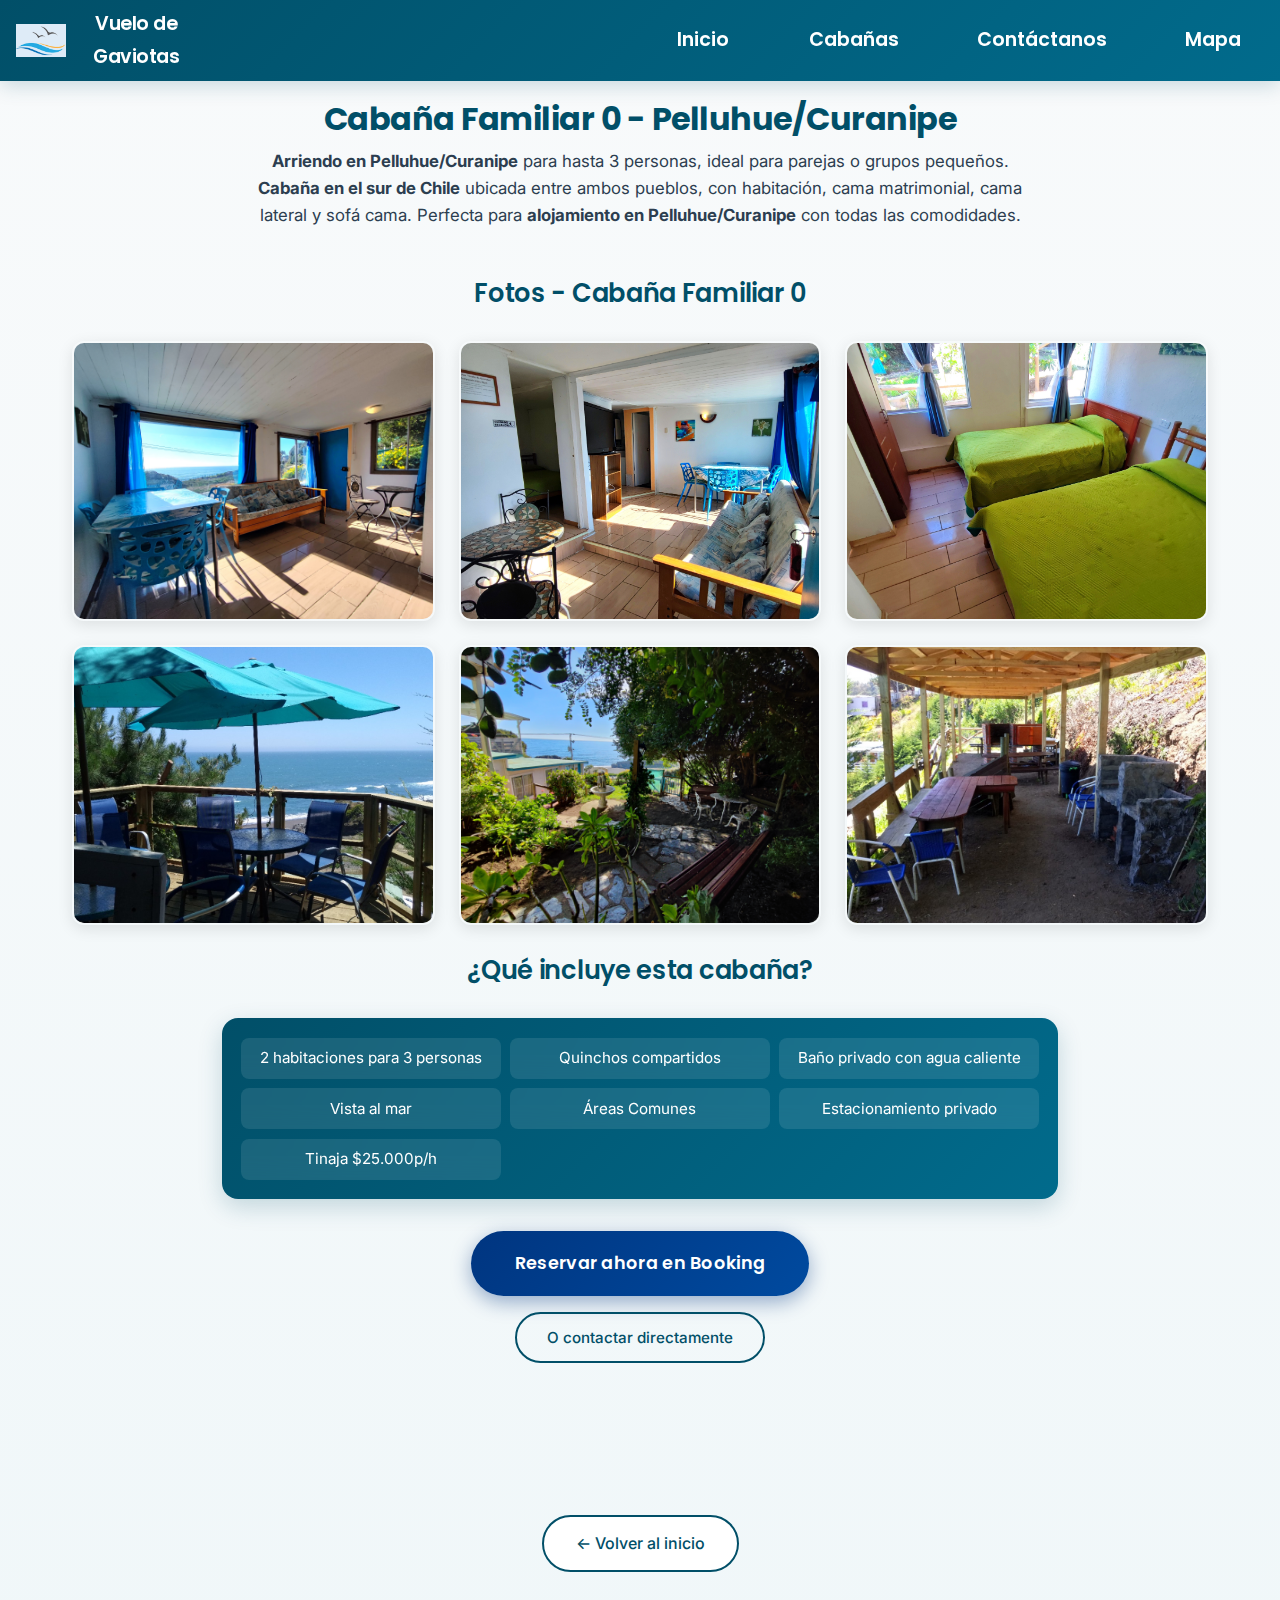
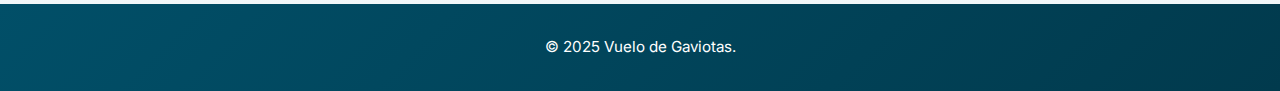
<file: cabin0.html>
<!DOCTYPE html>
<html lang="es">
<head>
  <meta charset="UTF-8" />
  <meta name="viewport" content="width=device-width, initial-scale=1.0" />
  <!-- Meta Description específica para esta cabaña: Incluye capacidad, características y llamada a la acción -->
  <meta name="description" content="Arriendo de Cabaña Familiar 0 en Pelluhue/Curanipe para 3 personas. Vista al mar, quinchos, estacionamiento. Reserva tu cabaña ahora." />
  <!-- Keywords específicos de esta cabaña -->
  <meta name="keywords" content="cabaña arriendo Pelluhue, cabaña para 3 personas Pelluhue, alojamiento familiar Pelluhue, cabañas en el sur de Chile, arriendo Curanipe" />
  <meta name="robots" content="index, follow" />
  <!-- Canonical URL única para esta página (evita duplicados) -->
  <link rel="canonical" href="https://www.vuelodegaviotas.com/cabin0.html" />
  <title>Cabaña Familiar 0 en Arriendo Pelluhue/Curanipe | Para 3 Personas | Vuelo de Gaviotas</title>
  <!-- Google Fonts: Tipografías modernas para mejor diseño -->
  <link rel="preconnect" href="https://fonts.googleapis.com">
  <link rel="preconnect" href="https://fonts.gstatic.com" crossorigin>
  <link href="https://fonts.googleapis.com/css2?family=Inter:wght@300;400;500;600;700&family=Poppins:wght@400;500;600;700;800&display=swap" rel="stylesheet">
  <link rel="stylesheet" href="styles.css" />
  <script src="scripts.js" defer></script>
  
  <!-- Structured Data - Accommodation: Información estructurada sobre esta cabaña específica -->
  <!-- Google usa esto para mostrar información rica en los resultados (capacidad, características, etc.) -->
  <!-- Tipo "Accommodation" = Alojamiento individual (cabaña, habitación, etc.) -->
  <script type="application/ld+json">
  {
    "@context": "https://schema.org",
    "@type": "Accommodation",
    "name": "Cabaña Familiar 0 - Vuelo de Gaviotas",
    "description": "Cabaña en arriendo en Pelluhue/Curanipe para hasta 3 personas. Vista al mar y todas las comodidades.",
    "image": "https://www.vuelodegaviotas.com/images/cabin-0-living-room.jpg",
    "address": {
      "@type": "PostalAddress",
      "addressLocality": "Pelluhue",
      "addressRegion": "Región del Maule",
      "addressCountry": "CL"
    },
    "numberOfRooms": 2,
    "occupancy": {
      "@type": "QuantitativeValue",
      "maxValue": 3  <!-- Capacidad máxima de personas para esta cabaña -->
    },
    "amenityFeature": [
      {
        "@type": "LocationFeatureSpecification",
        "name": "Vista al mar"
      },
      {
        "@type": "LocationFeatureSpecification",
        "name": "Quinchos"
      },
      {
        "@type": "LocationFeatureSpecification",
        "name": "Estacionamiento"
      }
    ],
    "containedInPlace": {
      "@type": "LodgingBusiness",
      "name": "Vuelo de Gaviotas"
    }
  }
  </script>
</head>
<body>
  <header>
    <div class="container">
      <div class="logo">
        <img src="images/logo-vuelodegaviotas2.png" alt="Logo Vuelo de Gaviotas - Cabañas en Pelluhue" width="50" height="33" loading="eager">
        <a href="index.html" aria-label="Ir al inicio">Vuelo de Gaviotas</a>
      </div>
                
      <nav id="nav" role="navigation" aria-label="Navegación principal">
        <ul>
          <li><a href="index.html" aria-label="Ir al inicio">Inicio</a></li>
          <li><a href="index.html#cabins" aria-label="Ver todas las cabañas">Cabañas</a></li>
          <li><a href="index.html#contact" aria-label="Contactar para reservas">Contáctanos</a></li>
          <li><a href="index.html#map" aria-label="Ver ubicación en mapa">Mapa</a></li>
        </ul>
      </nav>
      <button class="menu-toggle" id="menuToggle" aria-label="Abrir menú de navegación" aria-expanded="false">&#9776;</button>
    </div>
  </header>

<!-- Descripción de la cabaña -->
  <section class="description">
    <!-- H1 único por página: Debe incluir palabras clave principales (cabaña, arriendo, Pelluhue) -->
    <h1>Cabaña Familiar 0 - Pelluhue/Curanipe</h1>
    <!-- Descripción rica en palabras clave: Texto que incluye términos de búsqueda de forma natural -->
    <!-- Las palabras en <strong> son énfasis que ayudan a Google a identificar términos importantes -->
    <p><strong>Arriendo en Pelluhue/Curanipe</strong> para hasta 3 personas, ideal para parejas o grupos pequeños. <strong>Cabaña en el sur de Chile</strong> ubicada entre ambos pueblos, con habitación, cama matrimonial, cama lateral y sofá cama. Perfecta para <strong>alojamiento en Pelluhue/Curanipe</strong> con todas las comodidades.</p>
  </section>

<!-- Galería de imágenes -->
  <section class="gallery">
    <h3>Fotos - Cabaña Familiar 0</h3>
    <div class="gallery-container">
      <img src="images/cabin 0 - living room.jpg" alt="Sala de estar Cabaña Familiar 0 Pelluhue" loading="lazy">
      <img src="images/cabin 0 - living room 2.jpg" alt="Sala de estar segunda vista Cabaña 0" loading="lazy">
      <img src="images/cabin 0 - beds.jpg" alt="Dormitorio principal Cabaña Familiar 0 Pelluhue" loading="lazy">
      <img src="images/vista comun.jpg" alt="Vista al mar desde Cabaña Familiar 0" loading="lazy">
      <img src="images/terraza exterior area comun.jpg" alt="Terraza exterior área común cabañas Pelluhue" loading="lazy">
      <img src="images/bbq area.jpg" alt="Área de asado quinchos cabañas Pelluhue" loading="lazy">
    </div>

<!-- Resumen de servicios incluidos -->
  <section class="summary">
    <h3>¿Qué incluye esta cabaña?</h3>
    <div class="services-box">
      <ul class="services-list">
        <li>2 habitaciones para 3 personas</li>
        <li>Quinchos compartidos</li>
        <li>Baño privado con agua caliente</li>
        <li>Vista al mar</li>
        <li>Áreas Comunes</li>
        <li>Estacionamiento privado</li>
        <li>Tinaja $25.000p/h</li>
      </ul>
    </div>
    <!-- Botones CTA de reserva: Opción directa por Booking.com y alternativa por contacto -->
    <!-- Los CTAs mejoran la conversión (más reservas) y Google valora páginas con buena UX -->
    <div style="text-align: center; margin-top: 2em; display: flex; flex-direction: column; gap: 1em; align-items: center;">
      <a href="https://www.booking.com/hotel/cl/cabanas-vuelo-de-gaviotas.es.html?aid=318615&label=New_Spanish_ES_DE_26746264345-_MuaApDePUerFbQvEMzwhwS634117835706%3Apl%3Ata%3Ap1%3Ap2%3Aac%3Aap%3Aneg%3Afi%3Atidsa-64415224945%3Alp9044817%3Ali%3Adec%3Adm%3Aag26746264345%3Acmp394292065&sid=960def13c1b5cc0a16ac59ad03e5d813&dest_id=14615519&dest_type=hotel&dist=0&group_adults=2&group_children=0&hapos=1&hpos=1&no_rooms=1&req_adults=2&req_children=0&room1=A%2CA&sb_price_type=total&sr_order=popularity&srepoch=1763675674&srpvid=d4b29a0b571a0534&type=total&ucfs=1&" target="_blank" rel="noopener noreferrer" class="btn-booking" style="text-decoration: none;">
        Reservar ahora en Booking
      </a>
      <a href="index.html#contact" class="btn-contact" style="text-decoration: none;">
        O contactar directamente
      </a>
    </div>
  </section>

  </section>

  <!-- Botón para volver al inicio - Mejora la navegación y UX -->
  <div class="back-to-home">
    <a href="index.html" class="btn-back-home">
      ← Volver al inicio
    </a>
  </div>

  <footer>
    <p>&copy; 2025 Vuelo de Gaviotas.</p>
  </footer>
</body>
</html>
</file>
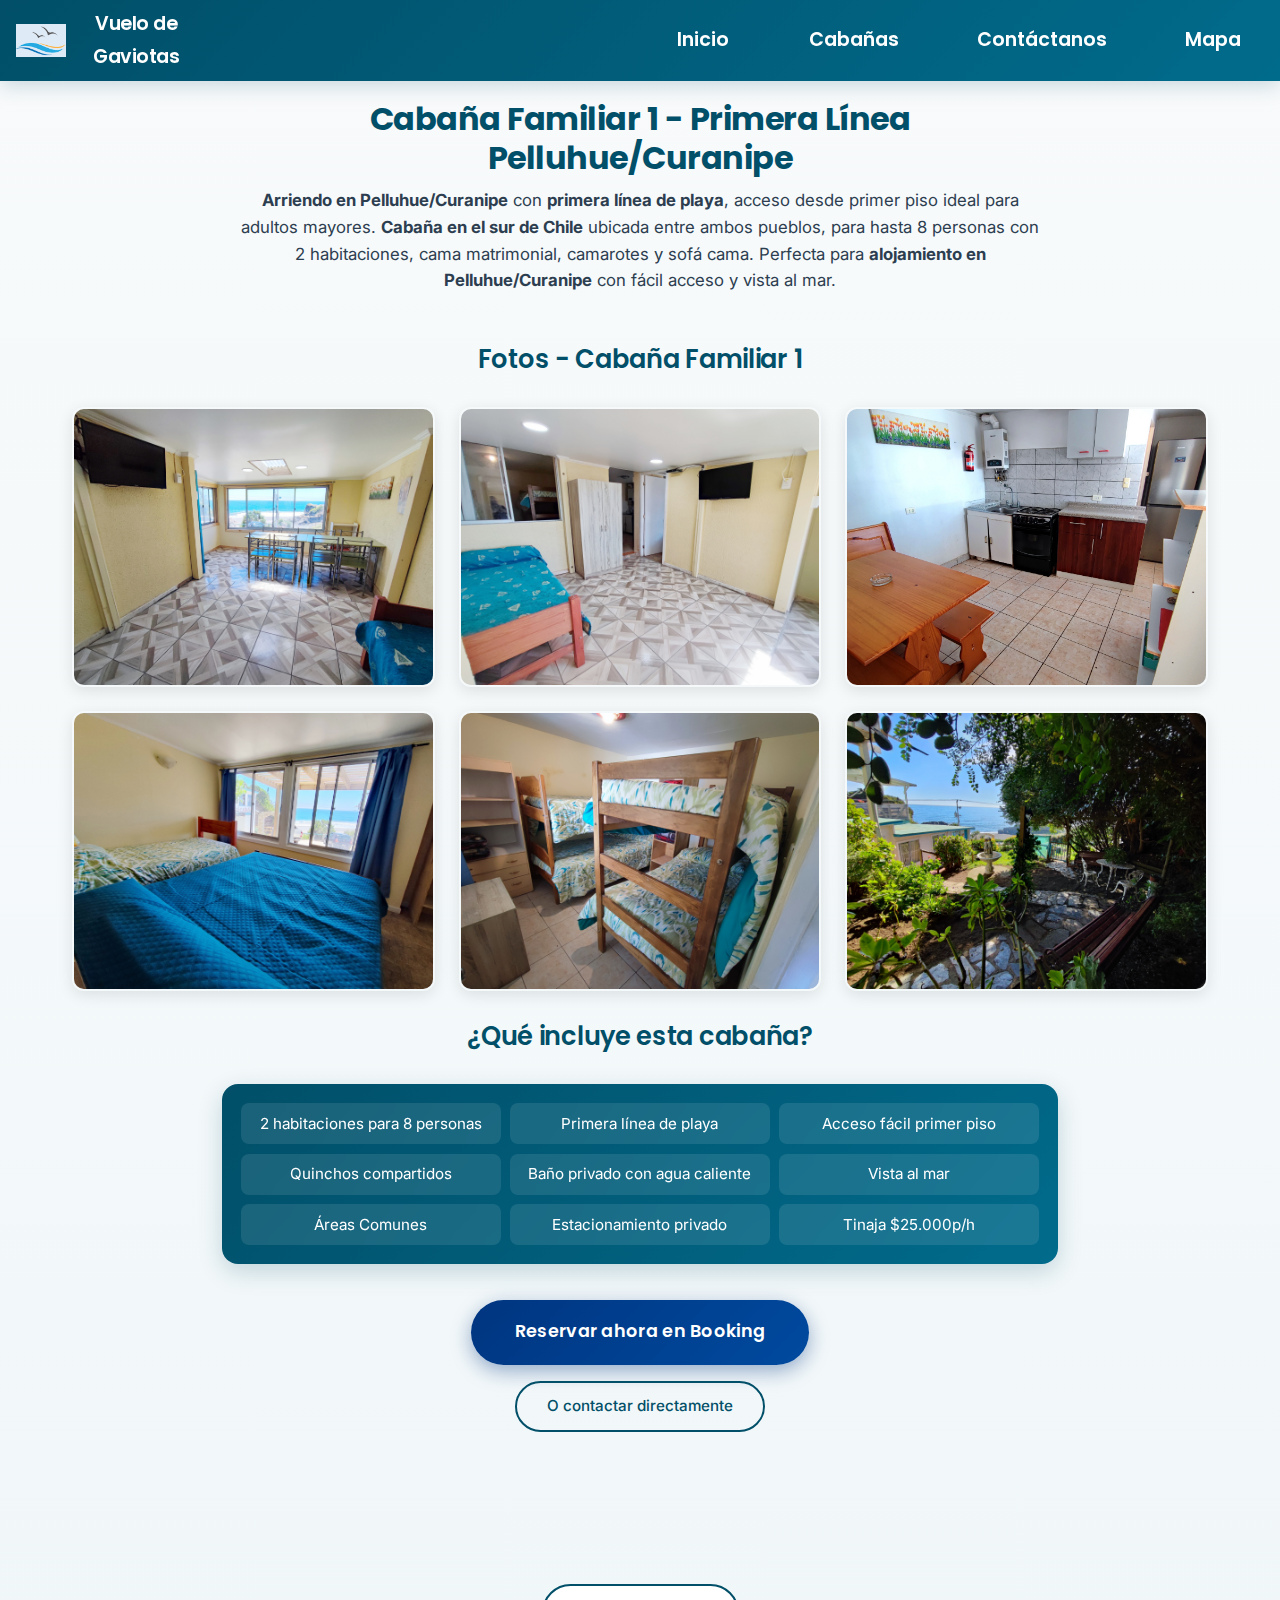
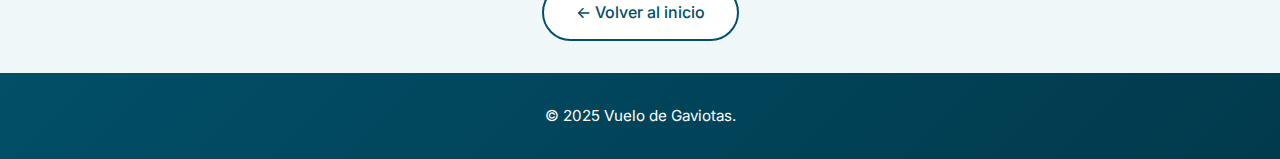
<file: cabin1.html>
<!DOCTYPE html>
<html lang="es">
<head>
  <meta charset="UTF-8" />
  <meta name="viewport" content="width=device-width, initial-scale=1.0" />
  <meta name="description" content="Arriendo de Cabaña Familiar 1 en Pelluhue/Curanipe, primera línea de playa para 8 personas. Ideal para adultos mayores. Acceso fácil, vista al mar. Reserva ahora." />
  <meta name="keywords" content="cabaña primera línea playa Pelluhue, cabaña para 8 personas Pelluhue, alojamiento adultos mayores Pelluhue, arriendo cabañas Pelluhue" />
  <meta name="robots" content="index, follow" />
  <link rel="canonical" href="https://www.vuelodegaviotas.com/cabin1.html" />
  <title>Cabaña Familiar 1 Primera Línea de Playa Pelluhue/Curanipe | Para 8 Personas | Vuelo de Gaviotas</title>
  <!-- Google Fonts: Tipografías modernas para mejor diseño -->
  <link rel="preconnect" href="https://fonts.googleapis.com">
  <link rel="preconnect" href="https://fonts.gstatic.com" crossorigin>
  <link href="https://fonts.googleapis.com/css2?family=Inter:wght@300;400;500;600;700&family=Poppins:wght@400;500;600;700;800&display=swap" rel="stylesheet">
  <link rel="stylesheet" href="styles.css" />
  <script src="scripts.js" defer></script>
  
  <!-- Structured Data - Accommodation: Información estructurada para Google sobre esta cabaña -->
  <!-- Permite que Google muestre rich snippets con capacidad, características, ubicación, etc. -->
  <script type="application/ld+json">
  {
    "@context": "https://schema.org",
    "@type": "Accommodation",
    "name": "Cabaña Familiar 1 - Vuelo de Gaviotas",
    "description": "Cabaña en arriendo en Pelluhue/Curanipe, primera línea de playa para hasta 8 personas. Ideal para adultos mayores.",
    "image": "https://www.vuelodegaviotas.com/images/cabin-1-living-room.jpg",
    "address": {
      "@type": "PostalAddress",
      "addressLocality": "Pelluhue",
      "addressRegion": "Región del Maule",
      "addressCountry": "CL"
    },
    "numberOfRooms": 2,
    "occupancy": {
      "@type": "QuantitativeValue",
      "maxValue": 8
    },
    "amenityFeature": [
      {"@type": "LocationFeatureSpecification", "name": "Primera línea de playa"},
      {"@type": "LocationFeatureSpecification", "name": "Acceso fácil"},
      {"@type": "LocationFeatureSpecification", "name": "Vista al mar"}
    ]
  }
  </script>
</head>
<body>
  <header>
    <div class="container">
      <div class="logo">
        <img src="images/logo-vuelodegaviotas2.png" alt="Logo Vuelo de Gaviotas - Cabañas en Pelluhue" width="50" height="33" loading="eager">
        <a href="index.html" aria-label="Ir al inicio">Vuelo de Gaviotas</a>
      </div>
         
      <nav id="nav" role="navigation" aria-label="Navegación principal">
        <ul>
          <li><a href="index.html" aria-label="Ir al inicio">Inicio</a></li>
          <li><a href="index.html#cabins" aria-label="Ver todas las cabañas">Cabañas</a></li>
          <li><a href="index.html#contact" aria-label="Contactar para reservas">Contáctanos</a></li>
          <li><a href="index.html#map" aria-label="Ver ubicación en mapa">Mapa</a></li>
        </ul>
      </nav>
      <button class="menu-toggle" id="menuToggle" aria-label="Abrir menú de navegación" aria-expanded="false">&#9776;</button>
    </div>
  </header>

<!-- Descripción de la cabaña -->
  <section class="description">
    <h1>Cabaña Familiar 1 - Primera Línea Pelluhue/Curanipe</h1>
    <p><strong>Arriendo en Pelluhue/Curanipe</strong> con <strong>primera línea de playa</strong>, acceso desde primer piso ideal para adultos mayores. <strong>Cabaña en el sur de Chile</strong> ubicada entre ambos pueblos, para hasta 8 personas con 2 habitaciones, cama matrimonial, camarotes y sofá cama. Perfecta para <strong>alojamiento en Pelluhue/Curanipe</strong> con fácil acceso y vista al mar.</p>
  </section>

<!-- Galería de imágenes -->
  <section class="gallery">
    <h3>Fotos - Cabaña Familiar 1</h3>
    <div class="gallery-container">
      <img src="images/cabin 1 - living room.jpg" alt="Sala de estar Cabaña Familiar 1 primera línea Pelluhue" loading="lazy">
      <img src="images/cabin 1 - living room bed.jpg" alt="Sala de estar con sofá cama Cabaña 1" loading="lazy">
      <img src="images/cabin 1 - kitchen.jpg" alt="Cocina Cabaña Familiar 1 Pelluhue" loading="lazy">
      <img src="images/cabin 1 - 2 beds.jpg" alt="Habitación principal Cabaña Familiar 1" loading="lazy">
      <img src="images/cabin 1 - 4 beds.jpg" alt="Habitación con camarotes Cabaña 1 para 8 personas" loading="lazy">
      <img src="images/terraza exterior area comun.jpg" alt="Terraza exterior área común cabañas Pelluhue" loading="lazy">
    </div>

<!-- Resumen de servicios incluidos -->
  <section class="summary">
    <h3>¿Qué incluye esta cabaña?</h3>
    <div class="services-box">
      <ul class="services-list">
        <li>2 habitaciones para 8 personas</li>
        <li>Primera línea de playa</li>
        <li>Acceso fácil primer piso</li>
        <li>Quinchos compartidos</li>
        <li>Baño privado con agua caliente</li>
        <li>Vista al mar</li>
        <li>Áreas Comunes</li>
        <li>Estacionamiento privado</li>
        <li>Tinaja $25.000p/h</li>
      </ul>
    </div>
    <p style="text-align: center; margin-top: 2em; font-size: 1.1em;">
    <div style="text-align: center; margin-top: 2em; display: flex; flex-direction: column; gap: 1em; align-items: center;">
      <a href="https://www.booking.com/hotel/cl/cabanas-vuelo-de-gaviotas.es.html?aid=318615&label=New_Spanish_ES_DE_26746264345-_MuaApDePUerFbQvEMzwhwS634117835706%3Apl%3Ata%3Ap1%3Ap2%3Aac%3Aap%3Aneg%3Afi%3Atidsa-64415224945%3Alp9044817%3Ali%3Adec%3Adm%3Aag26746264345%3Acmp394292065&sid=960def13c1b5cc0a16ac59ad03e5d813&dest_id=14615519&dest_type=hotel&dist=0&group_adults=2&group_children=0&hapos=1&hpos=1&no_rooms=1&req_adults=2&req_children=0&room1=A%2CA&sb_price_type=total&sr_order=popularity&srepoch=1763675674&srpvid=d4b29a0b571a0534&type=total&ucfs=1&" target="_blank" rel="noopener noreferrer" class="btn-booking" style="text-decoration: none;">
        Reservar ahora en Booking
      </a>
      <a href="index.html#contact" class="btn-contact" style="text-decoration: none;">
        O contactar directamente
      </a>
    </div>
    </p>
  </section>

  </section>

  <!-- Botón para volver al inicio - Mejora la navegación y UX -->
  <div class="back-to-home">
    <a href="index.html" class="btn-back-home">
      ← Volver al inicio
    </a>
  </div>

  <footer>
    <p>&copy; 2025 Vuelo de Gaviotas.</p>
  </footer>
</body>
</html>
</file>
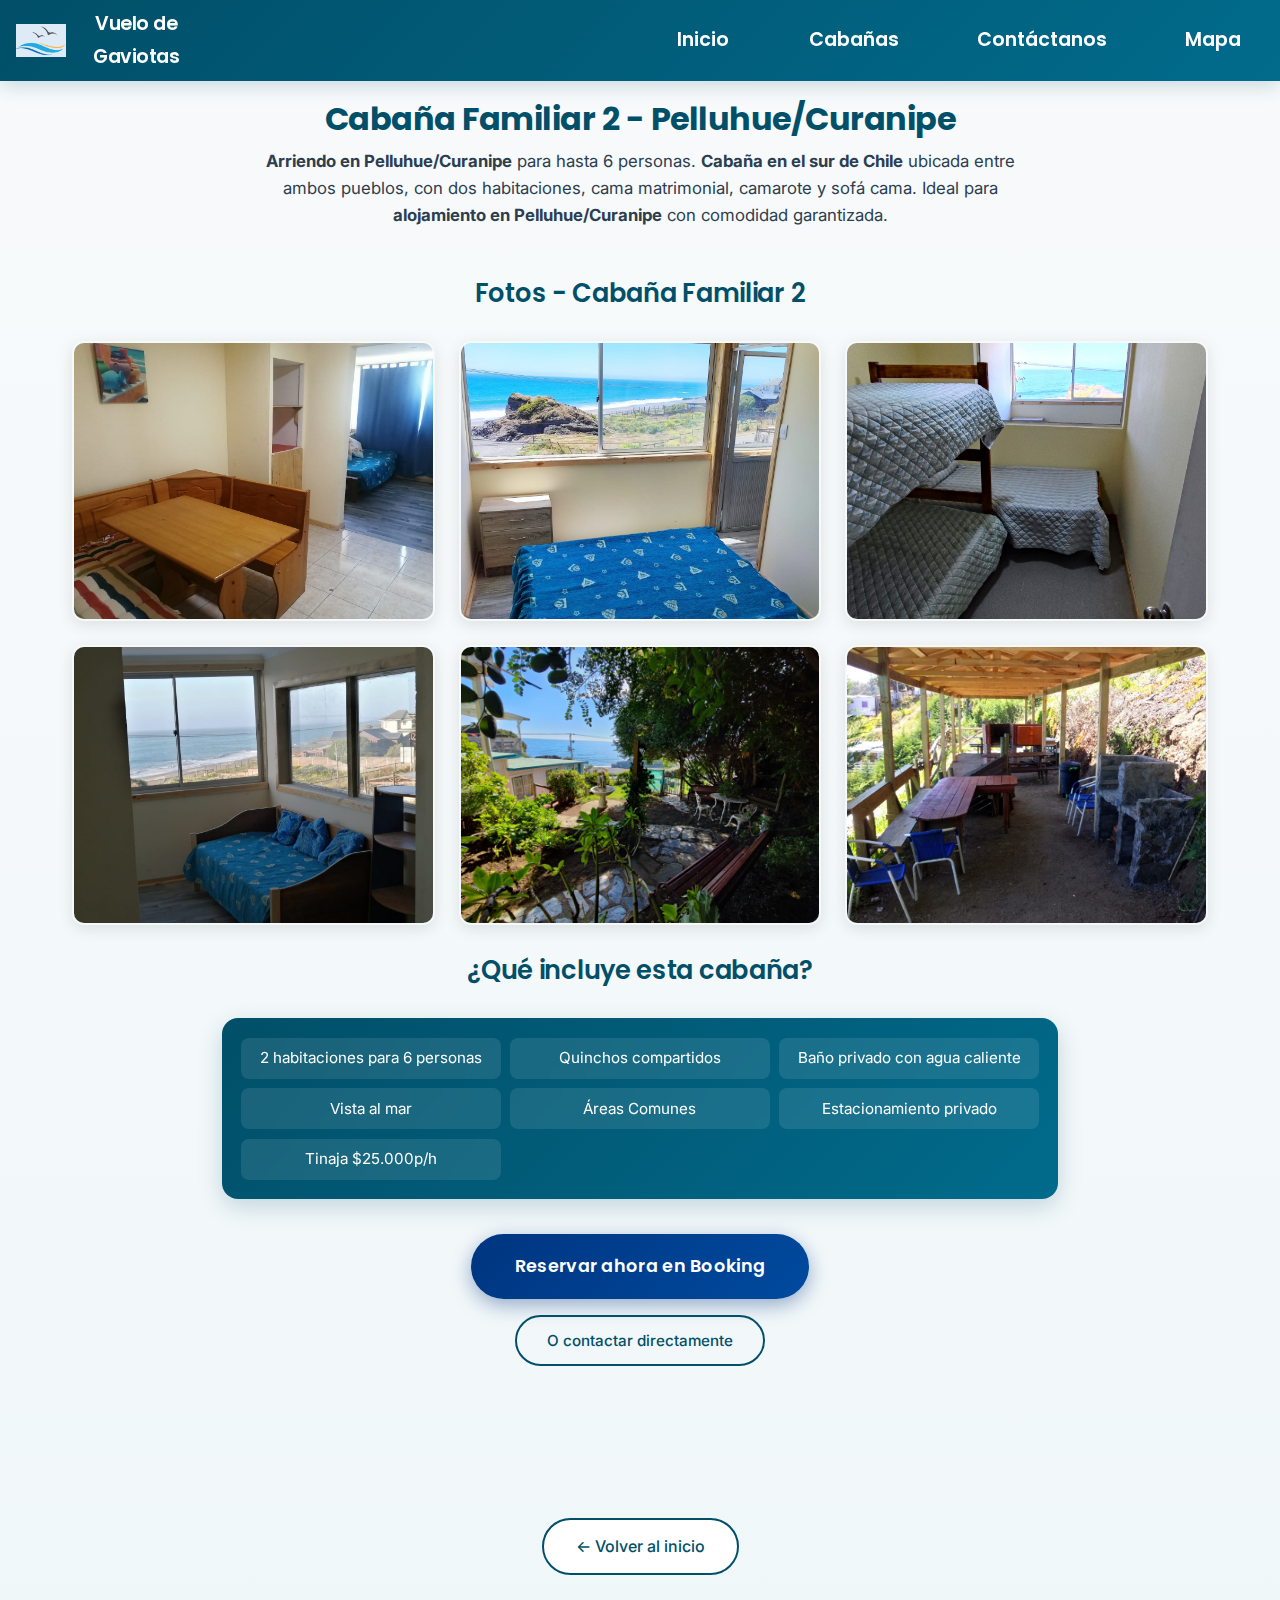
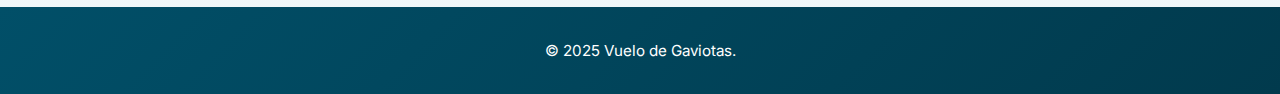
<file: cabin2.html>
<!DOCTYPE html>
<html lang="es">
<head>
  <meta charset="UTF-8" />
  <meta name="viewport" content="width=device-width, initial-scale=1.0" />
  <meta name="description" content="Arriendo de Cabaña Familiar 2 en Pelluhue/Curanipe para 6 personas. Cama matrimonial, camarote, vista al mar. Alojamiento familiar en el sur de Chile." />
  <meta name="keywords" content="cabaña arriendo Pelluhue 6 personas, alojamiento familiar Pelluhue, cabañas en el sur de Chile, arriendo Curanipe" />
  <meta name="robots" content="index, follow" />
  <link rel="canonical" href="https://www.vuelodegaviotas.com/cabin2.html" />
  <title>Cabaña Familiar 2 en Arriendo Pelluhue/Curanipe | Para 6 Personas | Vuelo de Gaviotas</title>
  <!-- Google Fonts: Tipografías modernas para mejor diseño -->
  <link rel="preconnect" href="https://fonts.googleapis.com">
  <link rel="preconnect" href="https://fonts.gstatic.com" crossorigin>
  <link href="https://fonts.googleapis.com/css2?family=Inter:wght@300;400;500;600;700&family=Poppins:wght@400;500;600;700;800&display=swap" rel="stylesheet">
  <link rel="stylesheet" href="styles.css" />
  <script src="scripts.js" defer></script>
  
  <!-- Structured Data - Accommodation: Información estructurada para Google sobre esta cabaña -->
  <!-- Permite que Google muestre rich snippets con capacidad, características, ubicación, etc. -->
  <script type="application/ld+json">
  {
    "@context": "https://schema.org",
    "@type": "Accommodation",
    "name": "Cabaña Familiar 2 - Vuelo de Gaviotas",
    "description": "Cabaña en arriendo en Pelluhue/Curanipe para hasta 6 personas. Cama matrimonial, camarote, vista al mar.",
    "image": "https://www.vuelodegaviotas.com/images/cabin-2-living-room.jpg",
    "address": {
      "@type": "PostalAddress",
      "addressLocality": "Pelluhue",
      "addressRegion": "Región del Maule",
      "addressCountry": "CL"
    },
    "numberOfRooms": 2,
    "occupancy": {
      "@type": "QuantitativeValue",
      "maxValue": 6
    },
    "amenityFeature": [
      {"@type": "LocationFeatureSpecification", "name": "Vista al mar"},
      {"@type": "LocationFeatureSpecification", "name": "Quinchos"},
      {"@type": "LocationFeatureSpecification", "name": "Estacionamiento"}
    ],
    "containedInPlace": {
      "@type": "LodgingBusiness",
      "name": "Vuelo de Gaviotas"
    }
  }
  </script>
</head>
<body>
  <header>
    <div class="container">
      <div class="logo">
        <img src="images/logo-vuelodegaviotas2.png" alt="Logo Vuelo de Gaviotas - Cabañas en Pelluhue" width="50" height="33" loading="eager">
        <a href="index.html" aria-label="Ir al inicio">Vuelo de Gaviotas</a>
      </div>
         
      <nav id="nav" role="navigation" aria-label="Navegación principal">
        <ul>
          <li><a href="index.html" aria-label="Ir al inicio">Inicio</a></li>
          <li><a href="index.html#cabins" aria-label="Ver todas las cabañas">Cabañas</a></li>
          <li><a href="index.html#contact" aria-label="Contactar para reservas">Contáctanos</a></li>
          <li><a href="index.html#map" aria-label="Ver ubicación en mapa">Mapa</a></li>
        </ul>
      </nav>
      <button class="menu-toggle" id="menuToggle" aria-label="Abrir menú de navegación" aria-expanded="false">&#9776;</button>
    </div>
  </header>

<!-- Descripción de la cabaña -->
  <section class="description">
    <h1>Cabaña Familiar 2 - Pelluhue/Curanipe</h1>
    <p><strong>Arriendo en Pelluhue/Curanipe</strong> para hasta 6 personas. <strong>Cabaña en el sur de Chile</strong> ubicada entre ambos pueblos, con dos habitaciones, cama matrimonial, camarote y sofá cama. Ideal para <strong>alojamiento en Pelluhue/Curanipe</strong> con comodidad garantizada.</p>
  </section>

<!-- Galería de imágenes -->
  <section class="gallery">
    <h3>Fotos - Cabaña Familiar 2</h3>
    <div class="gallery-container">
      <img src="images/cabin 2 - living room.jpg" alt="Sala de estar Cabaña Familiar 2 Pelluhue" loading="lazy">
      <img src="images/cabin 2 - 1 bed.jpg" alt="Habitación cama matrimonial Cabaña 2" loading="lazy">
      <img src="images/cabin 2 - 3 beds.jpg" alt="Habitación con camarote Cabaña Familiar 2" loading="lazy">
      <img src="images/cabin 2 - cama lateral.jpg" alt="Cama lateral Cabaña 2 Pelluhue" loading="lazy">
      <img src="images/terraza exterior area comun.jpg" alt="Terraza exterior área común cabañas Pelluhue" loading="lazy">
      <img src="images/bbq area.jpg" alt="Área de asado quinchos cabañas Pelluhue" loading="lazy">
    </div>

<!-- Resumen de servicios incluidos -->
  <section class="summary">
    <h3>¿Qué incluye esta cabaña?</h3>
    <div class="services-box">
      <ul class="services-list">
        <li>2 habitaciones para 6 personas</li>
        <li>Quinchos compartidos</li>
        <li>Baño privado con agua caliente</li>
        <li>Vista al mar</li>
        <li>Áreas Comunes</li>
        <li>Estacionamiento privado</li>
        <li>Tinaja $25.000p/h</li>
      </ul>
    </div>
    <p style="text-align: center; margin-top: 2em; font-size: 1.1em;">
    <div style="text-align: center; margin-top: 2em; display: flex; flex-direction: column; gap: 1em; align-items: center;">
      <a href="https://www.booking.com/hotel/cl/cabanas-vuelo-de-gaviotas.es.html?aid=318615&label=New_Spanish_ES_DE_26746264345-_MuaApDePUerFbQvEMzwhwS634117835706%3Apl%3Ata%3Ap1%3Ap2%3Aac%3Aap%3Aneg%3Afi%3Atidsa-64415224945%3Alp9044817%3Ali%3Adec%3Adm%3Aag26746264345%3Acmp394292065&sid=960def13c1b5cc0a16ac59ad03e5d813&dest_id=14615519&dest_type=hotel&dist=0&group_adults=2&group_children=0&hapos=1&hpos=1&no_rooms=1&req_adults=2&req_children=0&room1=A%2CA&sb_price_type=total&sr_order=popularity&srepoch=1763675674&srpvid=d4b29a0b571a0534&type=total&ucfs=1&" target="_blank" rel="noopener noreferrer" class="btn-booking" style="text-decoration: none;">
        Reservar ahora en Booking
      </a>
      <a href="index.html#contact" class="btn-contact" style="text-decoration: none;">
        O contactar directamente
      </a>
    </div>
    </p>
  </section>

  </section>

  <!-- Botón para volver al inicio - Mejora la navegación y UX -->
  <div class="back-to-home">
    <a href="index.html" class="btn-back-home">
      ← Volver al inicio
    </a>
  </div>

  <footer>
    <p>&copy; 2025 Vuelo de Gaviotas.</p>
  </footer>
</body>
</html>
</file>
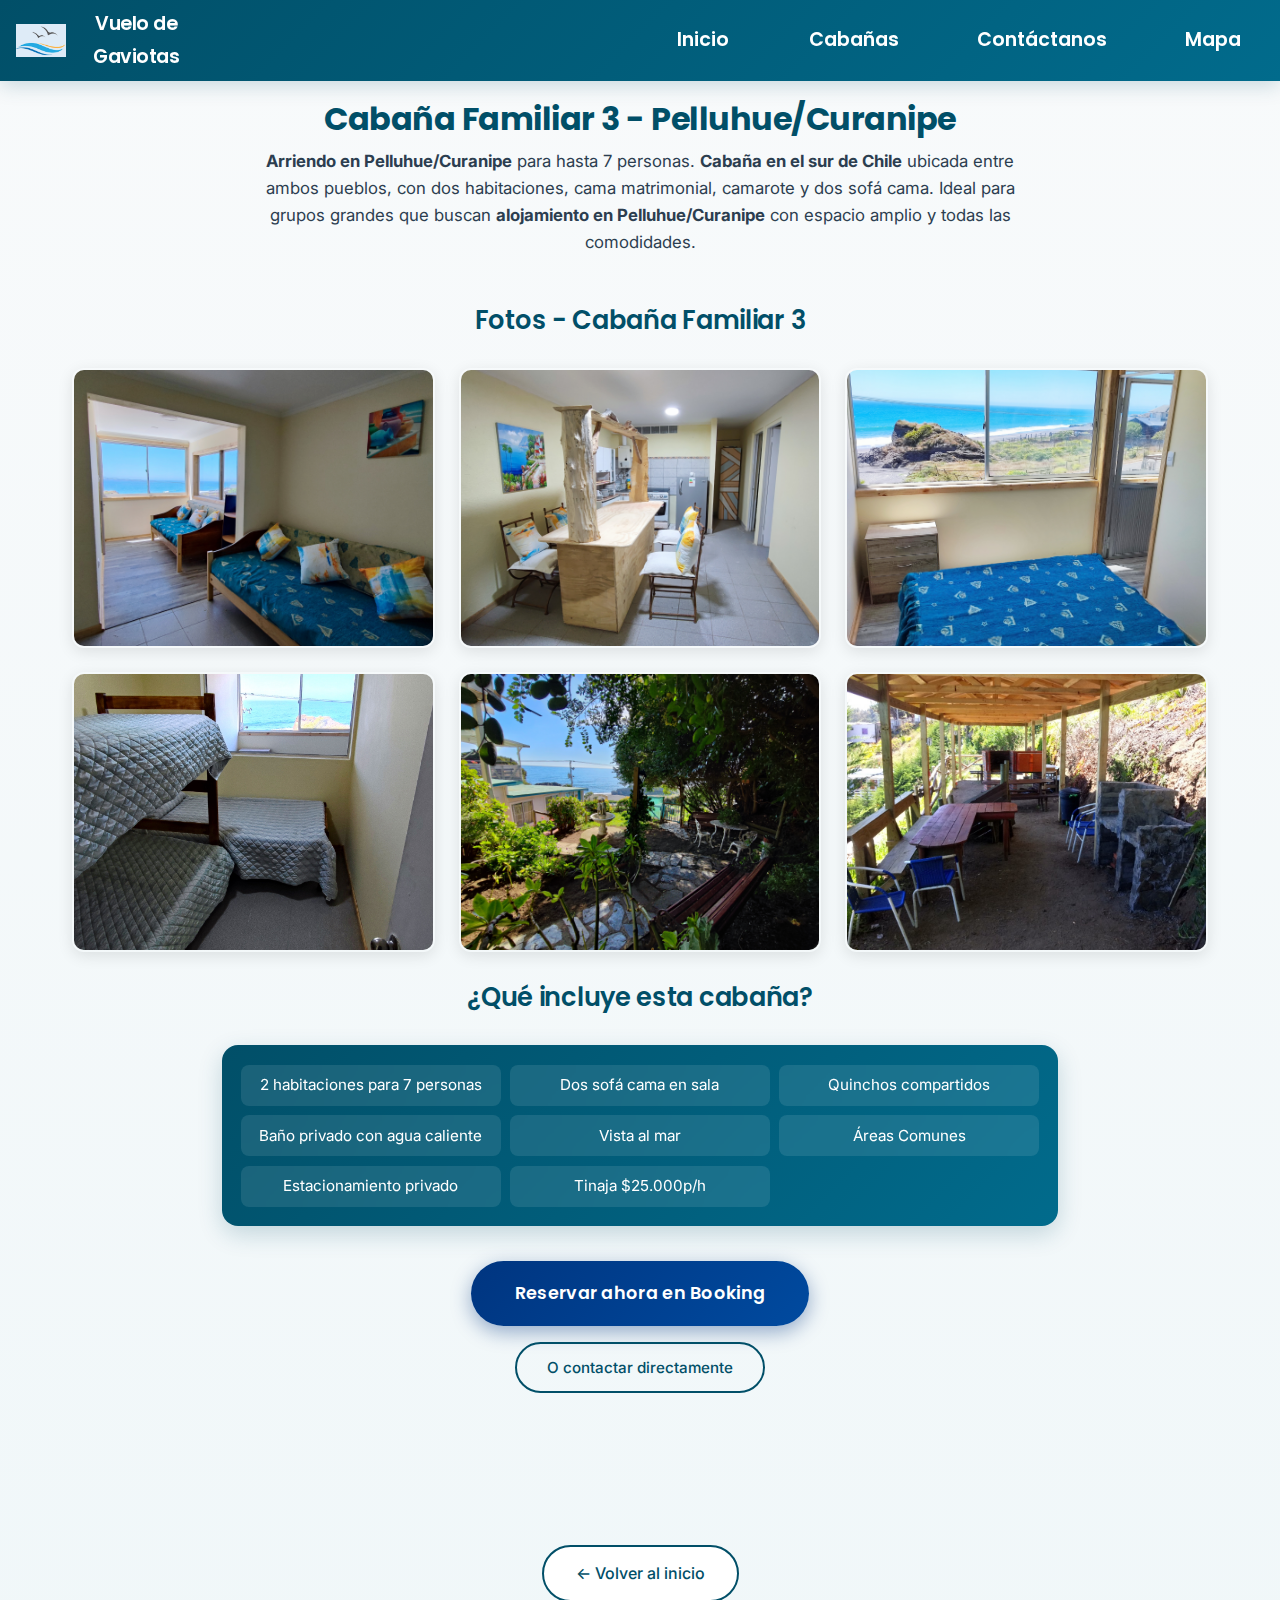
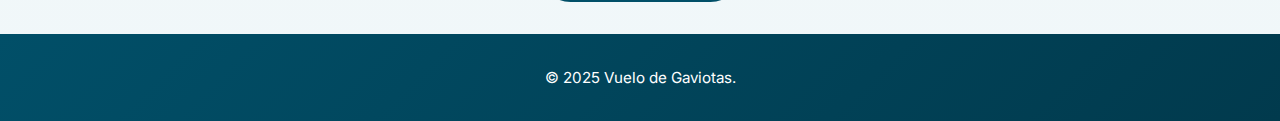
<file: cabin3.html>
<!DOCTYPE html>
<html lang="es">
<head>
  <meta charset="UTF-8" />
  <meta name="viewport" content="width=device-width, initial-scale=1.0" />
  <meta name="description" content="Arriendo de Cabaña Familiar 3 en Pelluhue/Curanipe para 7 personas. Ideal para grupos grandes. Cama matrimonial, camarote, dos sofá cama. Reserva ahora." />
  <meta name="keywords" content="cabaña arriendo Pelluhue 7 personas, cabaña grupos grandes Pelluhue, alojamiento familiar extensa Pelluhue, cabañas en el sur de Chile" />
  <meta name="robots" content="index, follow" />
  <link rel="canonical" href="https://www.vuelodegaviotas.com/cabin3.html" />
  <title>Cabaña Familiar 3 en Arriendo Pelluhue/Curanipe | Para 7 Personas | Vuelo de Gaviotas</title>
  <!-- Google Fonts: Tipografías modernas para mejor diseño -->
  <link rel="preconnect" href="https://fonts.googleapis.com">
  <link rel="preconnect" href="https://fonts.gstatic.com" crossorigin>
  <link href="https://fonts.googleapis.com/css2?family=Inter:wght@300;400;500;600;700&family=Poppins:wght@400;500;600;700;800&display=swap" rel="stylesheet">
  <link rel="stylesheet" href="styles.css" />
  <script src="scripts.js" defer></script>
  
  <!-- Structured Data - Accommodation: Información estructurada para Google sobre esta cabaña -->
  <!-- Permite que Google muestre rich snippets con capacidad, características, ubicación, etc. -->
  <script type="application/ld+json">
  {
    "@context": "https://schema.org",
    "@type": "Accommodation",
    "name": "Cabaña Familiar 3 - Vuelo de Gaviotas",
    "description": "Cabaña en arriendo en Pelluhue/Curanipe para hasta 7 personas. Ideal para grupos grandes o familias extensas.",
    "image": "https://www.vuelodegaviotas.com/images/cabin-3-living-room-kitchen.jpg",
    "address": {
      "@type": "PostalAddress",
      "addressLocality": "Pelluhue",
      "addressRegion": "Región del Maule",
      "addressCountry": "CL"
    },
    "numberOfRooms": 2,
    "occupancy": {
      "@type": "QuantitativeValue",
      "maxValue": 7
    },
    "amenityFeature": [
      {"@type": "LocationFeatureSpecification", "name": "Vista al mar"},
      {"@type": "LocationFeatureSpecification", "name": "Dos sofá cama"},
      {"@type": "LocationFeatureSpecification", "name": "Quinchos"}
    ],
    "containedInPlace": {
      "@type": "LodgingBusiness",
      "name": "Vuelo de Gaviotas"
    }
  }
  </script>
</head>
<body>
  <header>
    <div class="container">
      <div class="logo">
        <img src="images/logo-vuelodegaviotas2.png" alt="Logo Vuelo de Gaviotas - Cabañas en Pelluhue" width="50" height="33" loading="eager">
        <a href="index.html" aria-label="Ir al inicio">Vuelo de Gaviotas</a>
      </div>
         
      <nav id="nav" role="navigation" aria-label="Navegación principal">
        <ul>
          <li><a href="index.html" aria-label="Ir al inicio">Inicio</a></li>
          <li><a href="index.html#cabins" aria-label="Ver todas las cabañas">Cabañas</a></li>
          <li><a href="index.html#contact" aria-label="Contactar para reservas">Contáctanos</a></li>
          <li><a href="index.html#map" aria-label="Ver ubicación en mapa">Mapa</a></li>
        </ul>
      </nav>
      <button class="menu-toggle" id="menuToggle" aria-label="Abrir menú de navegación" aria-expanded="false">&#9776;</button>
    </div>
  </header>

<!-- Descripción de la cabaña -->
  <section class="description">
    <h1>Cabaña Familiar 3 - Pelluhue/Curanipe</h1>
    <p><strong>Arriendo en Pelluhue/Curanipe</strong> para hasta 7 personas. <strong>Cabaña en el sur de Chile</strong> ubicada entre ambos pueblos, con dos habitaciones, cama matrimonial, camarote y dos sofá cama. Ideal para grupos grandes que buscan <strong>alojamiento en Pelluhue/Curanipe</strong> con espacio amplio y todas las comodidades.</p>
  </section>

<!-- Galería de imágenes -->
  <section class="gallery">
    <h3>Fotos - Cabaña Familiar 3</h3>
    <div class="gallery-container">
      <img src="images/cabin 3 - sofas living room.jpg" alt="Sala de estar con sofás cama Cabaña Familiar 3 Pelluhue" loading="lazy">
      <img src="images/cabin 3 - living room kitchen.jpg" alt="Sala de estar y cocina Cabaña 3" loading="lazy">
      <img src="images/cabin 3 - 1 bed.jpg" alt="Habitación cama matrimonial Cabaña Familiar 3" loading="lazy">
      <img src="images/cabin 3 - 3 beds.jpg" alt="Habitación con camarote Cabaña 3 para 7 personas" loading="lazy">
      <img src="images/terraza exterior area comun.jpg" alt="Terraza exterior área común cabañas Pelluhue" loading="lazy">
      <img src="images/bbq area.jpg" alt="Área de asado quinchos cabañas Pelluhue" loading="lazy">
    </div>

<!-- Resumen de servicios incluidos -->
  <section class="summary">
    <h3>¿Qué incluye esta cabaña?</h3>
    <div class="services-box">
      <ul class="services-list">
        <li>2 habitaciones para 7 personas</li>
        <li>Dos sofá cama en sala</li>
        <li>Quinchos compartidos</li>
        <li>Baño privado con agua caliente</li>
        <li>Vista al mar</li>
        <li>Áreas Comunes</li>
        <li>Estacionamiento privado</li>
        <li>Tinaja $25.000p/h</li>
      </ul>
    </div>
    <p style="text-align: center; margin-top: 2em; font-size: 1.1em;">
    <div style="text-align: center; margin-top: 2em; display: flex; flex-direction: column; gap: 1em; align-items: center;">
      <a href="https://www.booking.com/hotel/cl/cabanas-vuelo-de-gaviotas.es.html?aid=318615&label=New_Spanish_ES_DE_26746264345-_MuaApDePUerFbQvEMzwhwS634117835706%3Apl%3Ata%3Ap1%3Ap2%3Aac%3Aap%3Aneg%3Afi%3Atidsa-64415224945%3Alp9044817%3Ali%3Adec%3Adm%3Aag26746264345%3Acmp394292065&sid=960def13c1b5cc0a16ac59ad03e5d813&dest_id=14615519&dest_type=hotel&dist=0&group_adults=2&group_children=0&hapos=1&hpos=1&no_rooms=1&req_adults=2&req_children=0&room1=A%2CA&sb_price_type=total&sr_order=popularity&srepoch=1763675674&srpvid=d4b29a0b571a0534&type=total&ucfs=1&" target="_blank" rel="noopener noreferrer" class="btn-booking" style="text-decoration: none;">
        Reservar ahora en Booking
      </a>
      <a href="index.html#contact" class="btn-contact" style="text-decoration: none;">
        O contactar directamente
      </a>
    </div>
    </p>
  </section>

  </section>

  <!-- Botón para volver al inicio - Mejora la navegación y UX -->
  <div class="back-to-home">
    <a href="index.html" class="btn-back-home">
      ← Volver al inicio
    </a>
  </div>

  <footer>
    <p>&copy; 2025 Vuelo de Gaviotas.</p>
  </footer>
</body>
</html>
</file>
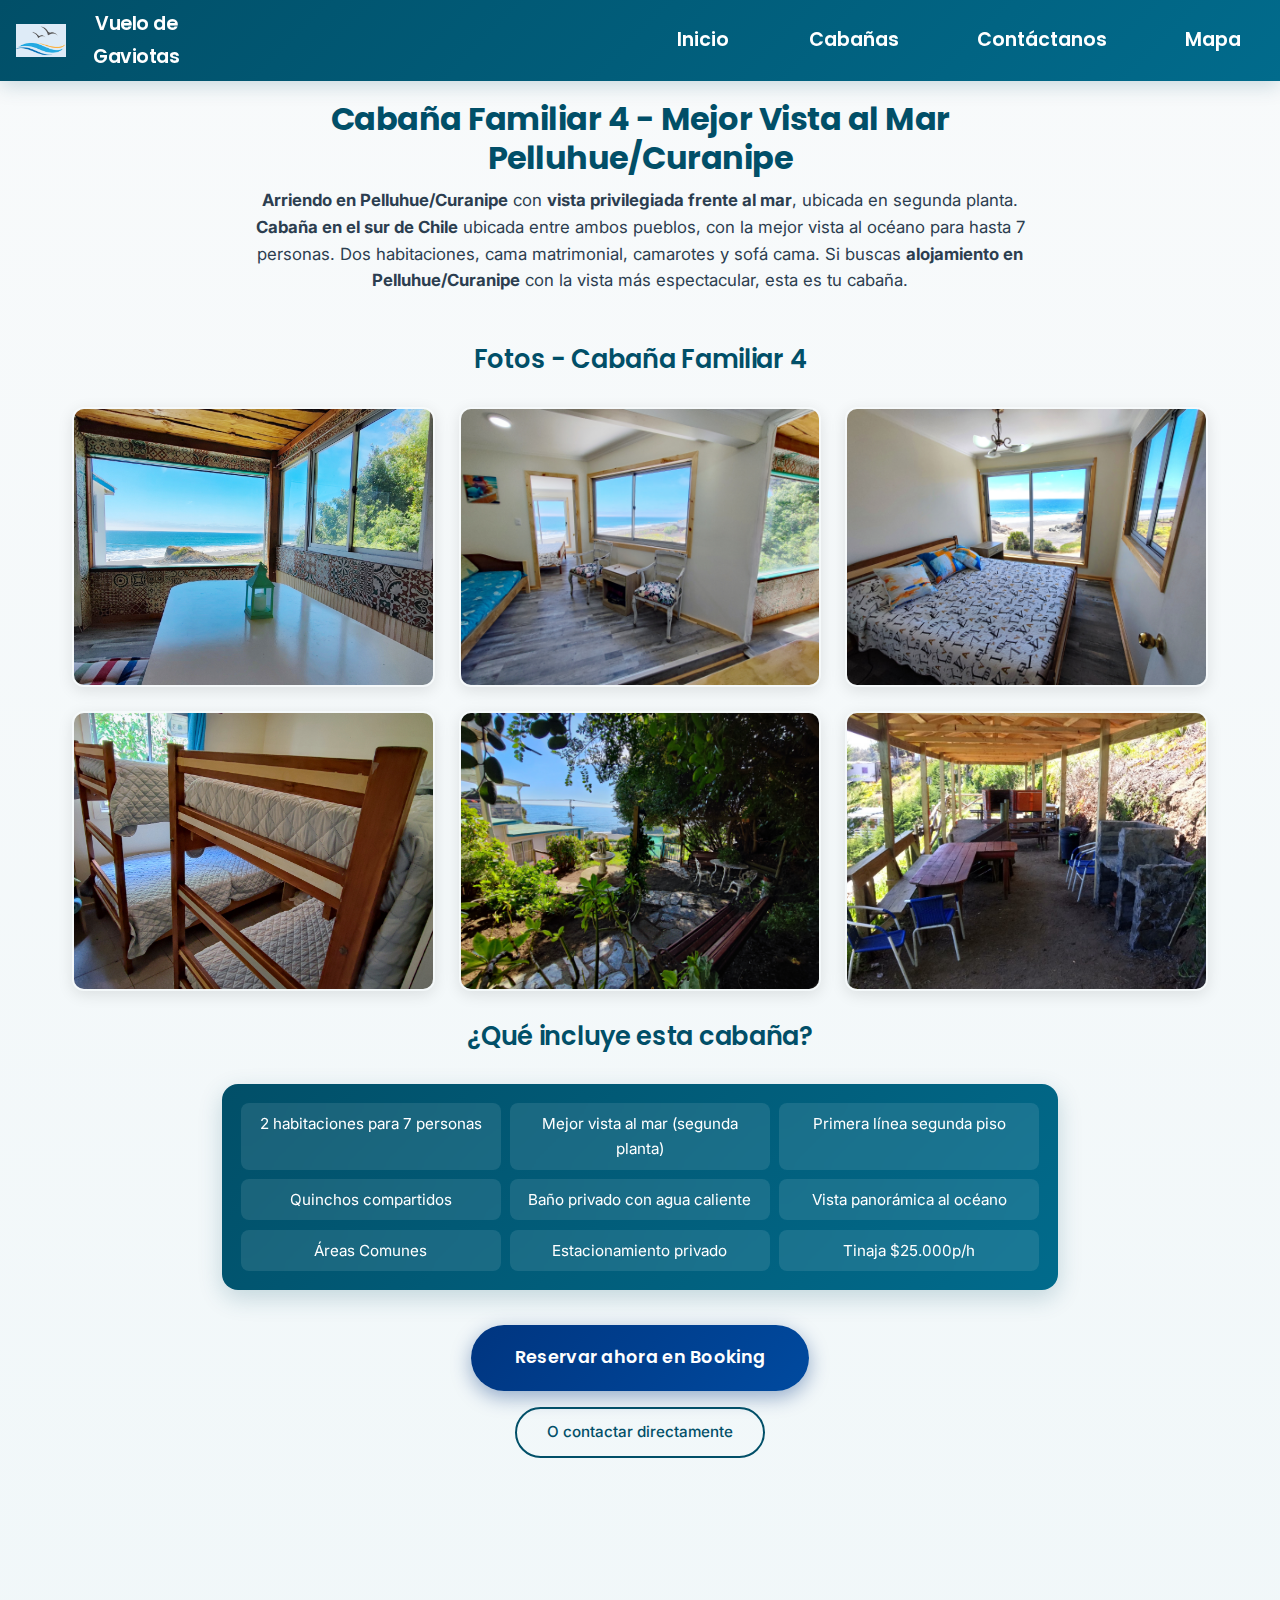
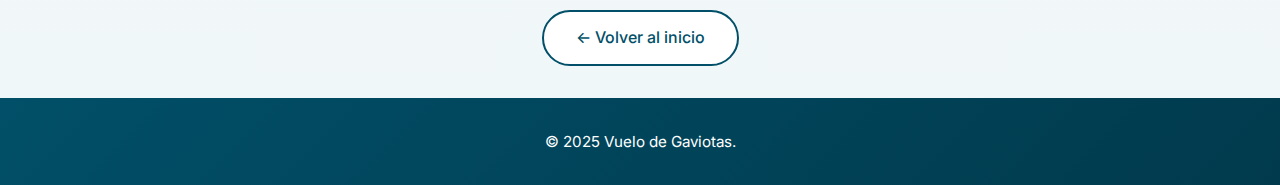
<file: cabin4.html>
<!DOCTYPE html>
<html lang="es">
<head>
  <meta charset="UTF-8" />
  <meta name="viewport" content="width=device-width, initial-scale=1.0" />
  <meta name="description" content="Arriendo de Cabaña Familiar 4 en Pelluhue/Curanipe, segunda planta con la mejor vista al mar. Para 7 personas. Primera línea segunda piso. Reserva ahora." />
  <meta name="keywords" content="cabaña mejor vista mar Pelluhue, cabaña segunda planta Pelluhue, arriendo cabaña primera línea Pelluhue, alojamiento Pelluhue vista privilegiada" />
  <meta name="robots" content="index, follow" />
  <link rel="canonical" href="https://www.vuelodegaviotas.com/cabin4.html" />
  <title>Cabaña Familiar 4 Mejor Vista al Mar Pelluhue/Curanipe | Segunda Planta | Vuelo de Gaviotas</title>
  <!-- Google Fonts: Tipografías modernas para mejor diseño -->
  <link rel="preconnect" href="https://fonts.googleapis.com">
  <link rel="preconnect" href="https://fonts.gstatic.com" crossorigin>
  <link href="https://fonts.googleapis.com/css2?family=Inter:wght@300;400;500;600;700&family=Poppins:wght@400;500;600;700;800&display=swap" rel="stylesheet">
  <link rel="stylesheet" href="styles.css" />
  <script src="scripts.js" defer></script>
  
  <!-- Structured Data - Accommodation: Información estructurada para Google sobre esta cabaña -->
  <!-- Permite que Google muestre rich snippets con capacidad, características, ubicación, etc. -->
  <script type="application/ld+json">
  {
    "@context": "https://schema.org",
    "@type": "Accommodation",
    "name": "Cabaña Familiar 4 - Vuelo de Gaviotas",
    "description": "Cabaña premium en arriendo en Pelluhue segunda planta con la mejor vista al mar. Para hasta 7 personas.",
    "image": "https://www.vuelodegaviotas.com/images/cabin-4-living-room.jpg",
    "address": {
      "@type": "PostalAddress",
      "addressLocality": "Pelluhue",
      "addressRegion": "Región del Maule",
      "addressCountry": "CL"
    },
    "numberOfRooms": 2,
    "occupancy": {
      "@type": "QuantitativeValue",
      "maxValue": 7
    },
    "amenityFeature": [
      {"@type": "LocationFeatureSpecification", "name": "Mejor vista al mar"},
      {"@type": "LocationFeatureSpecification", "name": "Segunda planta"},
      {"@type": "LocationFeatureSpecification", "name": "Primera línea"}
    ],
    "containedInPlace": {
      "@type": "LodgingBusiness",
      "name": "Vuelo de Gaviotas"
    }
  }
  </script>
</head>
<body>
  <header>
    <div class="container">
      <div class="logo">
        <img src="images/logo-vuelodegaviotas2.png" alt="Logo Vuelo de Gaviotas - Cabañas en Pelluhue" width="50" height="33" loading="eager">
        <a href="index.html" aria-label="Ir al inicio">Vuelo de Gaviotas</a>
      </div>
         
      <nav id="nav" role="navigation" aria-label="Navegación principal">
        <ul>
          <li><a href="index.html" aria-label="Ir al inicio">Inicio</a></li>
          <li><a href="index.html#cabins" aria-label="Ver todas las cabañas">Cabañas</a></li>
          <li><a href="index.html#contact" aria-label="Contactar para reservas">Contáctanos</a></li>
          <li><a href="index.html#map" aria-label="Ver ubicación en mapa">Mapa</a></li>
        </ul>
      </nav>
      <button class="menu-toggle" id="menuToggle" aria-label="Abrir menú de navegación" aria-expanded="false">&#9776;</button>
    </div>
  </header>

<!-- Descripción de la cabaña -->
  <section class="description">
    <h1>Cabaña Familiar 4 - Mejor Vista al Mar Pelluhue/Curanipe</h1>
    <p><strong>Arriendo en Pelluhue/Curanipe</strong> con <strong>vista privilegiada frente al mar</strong>, ubicada en segunda planta. <strong>Cabaña en el sur de Chile</strong> ubicada entre ambos pueblos, con la mejor vista al océano para hasta 7 personas. Dos habitaciones, cama matrimonial, camarotes y sofá cama. Si buscas <strong>alojamiento en Pelluhue/Curanipe</strong> con la vista más espectacular, esta es tu cabaña.</p>
  </section>

<!-- Galería de imágenes -->
  <section class="gallery">
    <h3>Fotos - Cabaña Familiar 4</h3>
    <div class="gallery-container">
      <img src="images/cabin 4 - living room.jpg" alt="Sala de estar Cabaña Familiar 4 mejor vista mar Pelluhue" loading="lazy">
      <img src="images/cabin 4 - living room 2.jpg" alt="Sala de estar segunda vista Cabaña 4 segunda planta" loading="lazy">
      <img src="images/cabin 4 - 1 bed.jpg" alt="Habitación cama matrimonial Cabaña Familiar 4" loading="lazy">
      <img src="images/cabin 4 - 4 beds.jpg" alt="Habitación con dos camarotes Cabaña 4 para 7 personas" loading="lazy">
      <img src="images/terraza exterior area comun.jpg" alt="Terraza exterior área común cabañas Pelluhue" loading="lazy">
      <img src="images/bbq area.jpg" alt="Área de asado quinchos cabañas Pelluhue" loading="lazy">
    </div>

<!-- Resumen de servicios incluidos -->
  <section class="summary">
    <h3>¿Qué incluye esta cabaña?</h3>
    <div class="services-box">
      <ul class="services-list">
        <li>2 habitaciones para 7 personas</li>
        <li>Mejor vista al mar (segunda planta)</li>
        <li>Primera línea segunda piso</li>
        <li>Quinchos compartidos</li>
        <li>Baño privado con agua caliente</li>
        <li>Vista panorámica al océano</li>
        <li>Áreas Comunes</li>
        <li>Estacionamiento privado</li>
        <li>Tinaja $25.000p/h</li>
      </ul>
    </div>
    <p style="text-align: center; margin-top: 2em; font-size: 1.1em;">
    <div style="text-align: center; margin-top: 2em; display: flex; flex-direction: column; gap: 1em; align-items: center;">
      <a href="https://www.booking.com/hotel/cl/cabanas-vuelo-de-gaviotas.es.html?aid=318615&label=New_Spanish_ES_DE_26746264345-_MuaApDePUerFbQvEMzwhwS634117835706%3Apl%3Ata%3Ap1%3Ap2%3Aac%3Aap%3Aneg%3Afi%3Atidsa-64415224945%3Alp9044817%3Ali%3Adec%3Adm%3Aag26746264345%3Acmp394292065&sid=960def13c1b5cc0a16ac59ad03e5d813&dest_id=14615519&dest_type=hotel&dist=0&group_adults=2&group_children=0&hapos=1&hpos=1&no_rooms=1&req_adults=2&req_children=0&room1=A%2CA&sb_price_type=total&sr_order=popularity&srepoch=1763675674&srpvid=d4b29a0b571a0534&type=total&ucfs=1&" target="_blank" rel="noopener noreferrer" class="btn-booking" style="text-decoration: none;">
        Reservar ahora en Booking
      </a>
      <a href="index.html#contact" class="btn-contact" style="text-decoration: none;">
        O contactar directamente
      </a>
    </div>
    </p>
  </section>

  </section>

  <!-- Botón para volver al inicio - Mejora la navegación y UX -->
  <div class="back-to-home">
    <a href="index.html" class="btn-back-home">
      ← Volver al inicio
    </a>
  </div>

  <footer>
    <p>&copy; 2025 Vuelo de Gaviotas.</p>
  </footer>

</body>
</html>
</file>
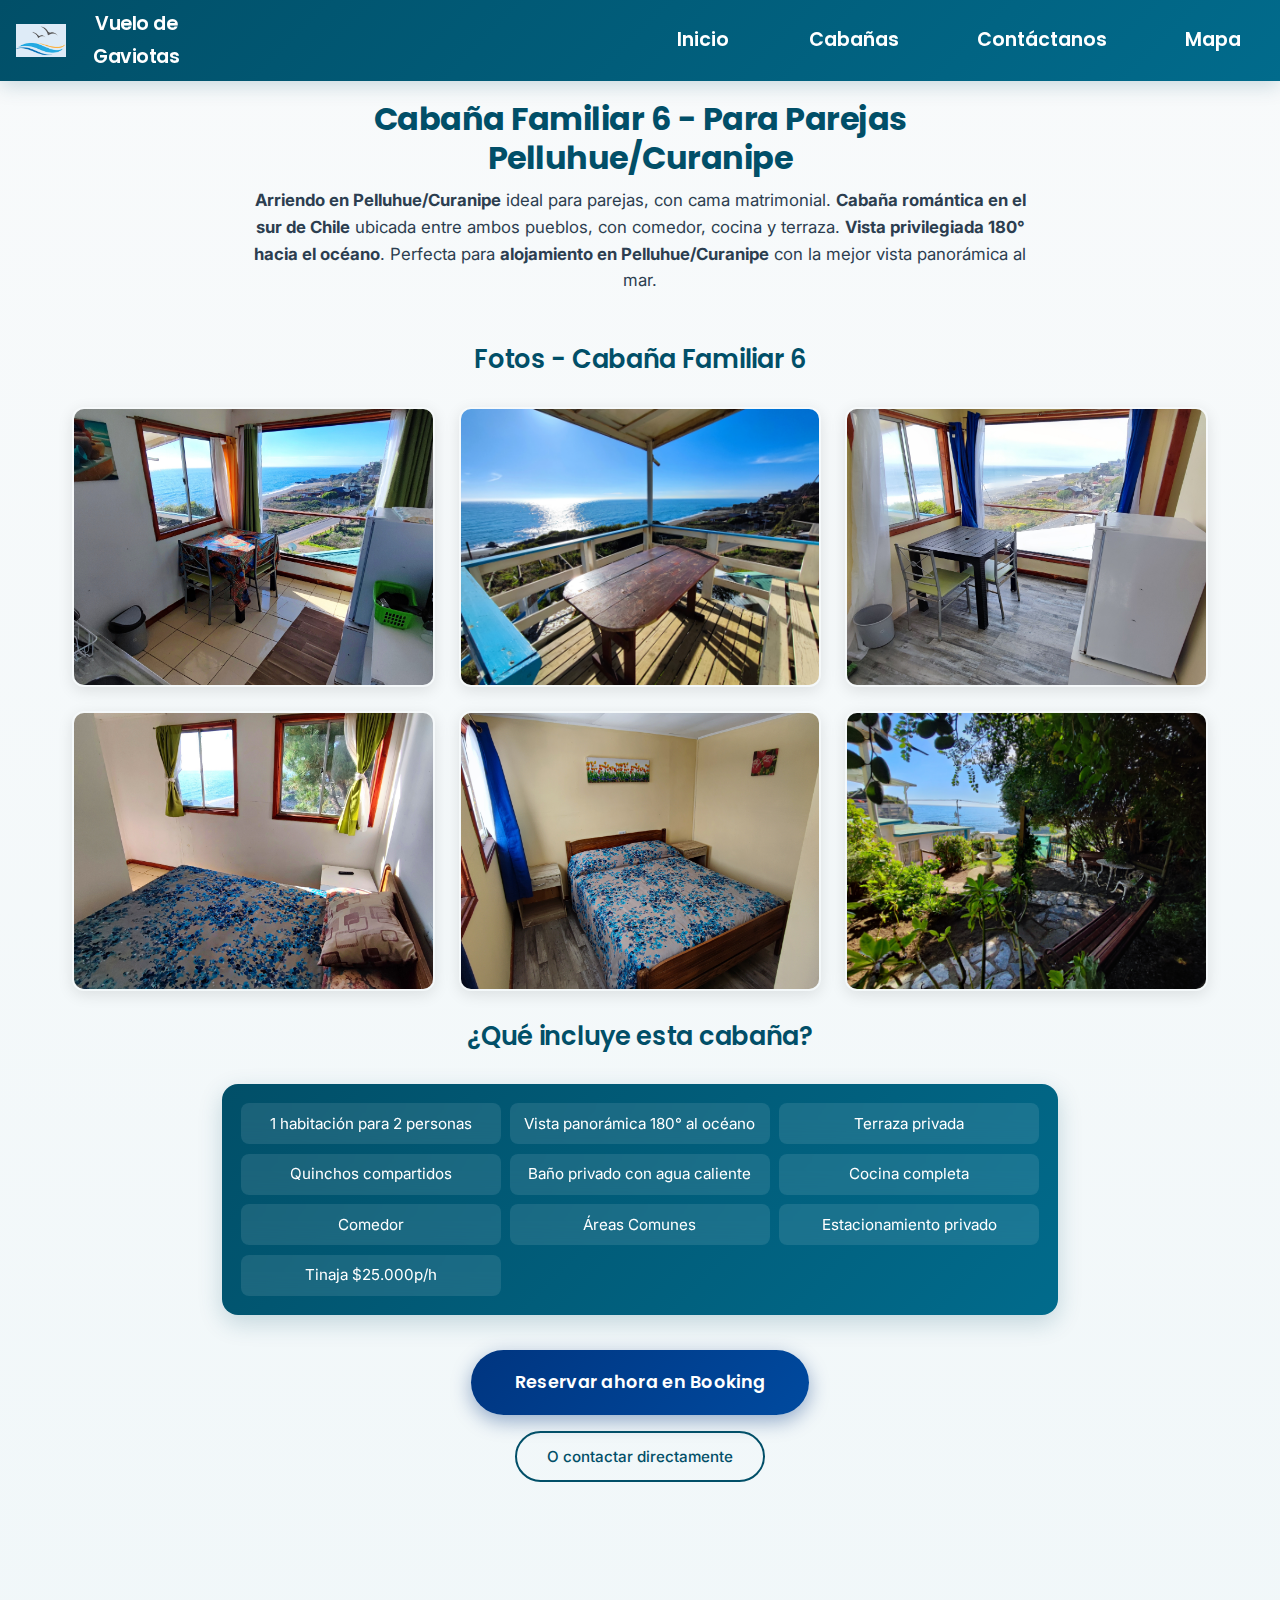
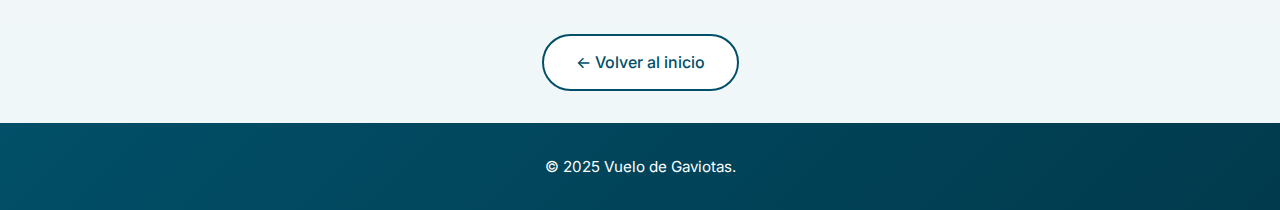
<file: cabin6.html>
<!DOCTYPE html>
<html lang="es">
<head>
  <meta charset="UTF-8" />
  <meta name="viewport" content="width=device-width, initial-scale=1.0" />
  <meta name="description" content="Arriendo de Cabaña Familiar 6 en Pelluhue/Curanipe ideal para parejas. Vista panorámica 180° al océano. Cama matrimonial, terraza, cocina. Reserva romántica." />
  <meta name="keywords" content="cabaña parejas Pelluhue, cabaña romántica Pelluhue, arriendo cabaña vista 180 grados, alojamiento parejas Curanipe" />
  <meta name="robots" content="index, follow" />
  <link rel="canonical" href="https://www.vuelodegaviotas.com/cabin6.html" />
  <title>Cabaña Familiar 6 para Parejas Pelluhue/Curanipe | Vista 180° al Océano | Vuelo de Gaviotas</title>
  <!-- Google Fonts: Tipografías modernas para mejor diseño -->
  <link rel="preconnect" href="https://fonts.googleapis.com">
  <link rel="preconnect" href="https://fonts.gstatic.com" crossorigin>
  <link href="https://fonts.googleapis.com/css2?family=Inter:wght@300;400;500;600;700&family=Poppins:wght@400;500;600;700;800&display=swap" rel="stylesheet">
  <link rel="stylesheet" href="styles.css" />
  <script src="scripts.js" defer></script>
  
  <!-- Structured Data - Accommodation: Información estructurada para Google sobre esta cabaña -->
  <!-- Permite que Google muestre rich snippets con capacidad, características, ubicación, etc. -->
  <script type="application/ld+json">
  {
    "@context": "https://schema.org",
    "@type": "Accommodation",
    "name": "Cabaña Familiar 6 - Vuelo de Gaviotas",
    "description": "Cabaña romántica en arriendo en Pelluhue/Curanipe ideal para parejas. Vista panorámica 180° al océano.",
    "image": "https://www.vuelodegaviotas.com/images/cabin-6-terrace.jpg",
    "address": {
      "@type": "PostalAddress",
      "addressLocality": "Pelluhue",
      "addressRegion": "Región del Maule",
      "addressCountry": "CL"
    },
    "numberOfRooms": 1,
    "occupancy": {
      "@type": "QuantitativeValue",
      "maxValue": 2
    },
    "amenityFeature": [
      {"@type": "LocationFeatureSpecification", "name": "Vista panorámica 180°"},
      {"@type": "LocationFeatureSpecification", "name": "Terraza privada"},
      {"@type": "LocationFeatureSpecification", "name": "Ideal para parejas"}
    ],
    "containedInPlace": {
      "@type": "LodgingBusiness",
      "name": "Vuelo de Gaviotas"
    }
  }
  </script>
</head>
<body>
  <header>
    <div class="container">
      <div class="logo">
        <img src="images/logo-vuelodegaviotas2.png" alt="Logo Vuelo de Gaviotas - Cabañas en Pelluhue" width="50" height="33" loading="eager">
        <a href="index.html" aria-label="Ir al inicio">Vuelo de Gaviotas</a>
      </div>
         
      <nav id="nav" role="navigation" aria-label="Navegación principal">
        <ul>
          <li><a href="index.html" aria-label="Ir al inicio">Inicio</a></li>
          <li><a href="index.html#cabins" aria-label="Ver todas las cabañas">Cabañas</a></li>
          <li><a href="index.html#contact" aria-label="Contactar para reservas">Contáctanos</a></li>
          <li><a href="index.html#map" aria-label="Ver ubicación en mapa">Mapa</a></li>
        </ul>
      </nav>
      <button class="menu-toggle" id="menuToggle" aria-label="Abrir menú de navegación" aria-expanded="false">&#9776;</button>
    </div>
  </header>

<!-- Descripción de la cabaña -->
  <section class="description">
    <h1>Cabaña Familiar 6 - Para Parejas Pelluhue/Curanipe</h1>
    <p><strong>Arriendo en Pelluhue/Curanipe</strong> ideal para parejas, con cama matrimonial. <strong>Cabaña romántica en el sur de Chile</strong> ubicada entre ambos pueblos, con comedor, cocina y terraza. <strong>Vista privilegiada 180° hacia el océano</strong>. Perfecta para <strong>alojamiento en Pelluhue/Curanipe</strong> con la mejor vista panorámica al mar.</p>
  </section>

<!-- Galería de imágenes -->
  <section class="gallery">
    <h3>Fotos - Cabaña Familiar 6</h3>
    <div class="gallery-container">
      <img src="images/cabin 6 - living room kitchen.jpg" alt="Sala de estar y cocina Cabaña Familiar 6 Pelluhue" loading="lazy">
      <img src="images/cabin 6 - terrace.jpg" alt="Terraza Cabaña 6 vista 180 grados océano" loading="lazy">
      <img src="images/cabin 6 - living room.jpg" alt="Sala de estar Cabaña Familiar 6 para parejas" loading="lazy">
      <img src="images/cabin 6 - 1 bed 2.jpg" alt="Habitación cama matrimonial Cabaña 6 romántica" loading="lazy">
      <img src="images/cabin 6 - 1 bed.jpg" alt="Dormitorio principal Cabaña Familiar 6 Pelluhue" loading="lazy">
      <img src="images/terraza exterior area comun.jpg" alt="Terraza exterior área común cabañas Pelluhue" loading="lazy">
    </div>

<!-- Resumen de servicios incluidos -->
  <section class="summary">
    <h3>¿Qué incluye esta cabaña?</h3>
    <div class="services-box">
      <ul class="services-list">
        <li>1 habitación para 2 personas</li>
        <li>Vista panorámica 180° al océano</li>
        <li>Terraza privada</li>
        <li>Quinchos compartidos</li>
        <li>Baño privado con agua caliente</li>
        <li>Cocina completa</li>
        <li>Comedor</li>
        <li>Áreas Comunes</li>
        <li>Estacionamiento privado</li>
        <li>Tinaja $25.000p/h</li>
      </ul>
    </div>
    <p style="text-align: center; margin-top: 2em; font-size: 1.1em;">
    <div style="text-align: center; margin-top: 2em; display: flex; flex-direction: column; gap: 1em; align-items: center;">
      <a href="https://www.booking.com/hotel/cl/cabanas-vuelo-de-gaviotas.es.html?aid=318615&label=New_Spanish_ES_DE_26746264345-_MuaApDePUerFbQvEMzwhwS634117835706%3Apl%3Ata%3Ap1%3Ap2%3Aac%3Aap%3Aneg%3Afi%3Atidsa-64415224945%3Alp9044817%3Ali%3Adec%3Adm%3Aag26746264345%3Acmp394292065&sid=960def13c1b5cc0a16ac59ad03e5d813&dest_id=14615519&dest_type=hotel&dist=0&group_adults=2&group_children=0&hapos=1&hpos=1&no_rooms=1&req_adults=2&req_children=0&room1=A%2CA&sb_price_type=total&sr_order=popularity&srepoch=1763675674&srpvid=d4b29a0b571a0534&type=total&ucfs=1&" target="_blank" rel="noopener noreferrer" class="btn-booking" style="text-decoration: none;">
        Reservar ahora en Booking
      </a>
      <a href="index.html#contact" class="btn-contact" style="text-decoration: none;">
        O contactar directamente
      </a>
    </div>
    </p>
  </section>

  </section>

  <!-- Botón para volver al inicio - Mejora la navegación y UX -->
  <div class="back-to-home">
    <a href="index.html" class="btn-back-home">
      ← Volver al inicio
    </a>
  </div>

  <footer>
    <p>&copy; 2025 Vuelo de Gaviotas.</p>
  </footer>
</body>
</html>
</file>
<file: styles.css>
/* Reset básico */
* {
  margin: 0;
  padding: 0;
  box-sizing: border-box;
}

body, html {
  /* Tipografía moderna: Inter para texto general (muy legible y moderna) */
  font-family: 'Inter', -apple-system, BlinkMacSystemFont, 'Segoe UI', 'Roboto', sans-serif;
  scroll-behavior: smooth;
  background: linear-gradient(180deg, #f8fafb 0%, #f0f7f9 100%);
  color: #1a2e35;
  line-height: 1.7;
  font-weight: 400;
  -webkit-font-smoothing: antialiased;
  -moz-osx-font-smoothing: grayscale;
}


/* HEADER */
header {
  background: linear-gradient(135deg, #014f68 0%, #016b8c 100%);
  color: white;
  padding: 0.5em 0;
  position: sticky;
  top: 0;
  z-index: 1000;
  box-shadow: 0 4px 20px rgba(1, 79, 104, 0.2);
  backdrop-filter: blur(10px);
}


/* Logo: Contenedor del logo y nombre del sitio */
.logo {
  display: flex;
  align-items: center;
  gap: 10px;
  font-family: 'Poppins', sans-serif; /* Tipografía más destacada para el logo */
  font-size: 1.3em;
  font-weight: 700;
  color: #fff;
  width: auto;
  text-align: center;
  letter-spacing: -0.5px;
}

.logo img {
  width: 50px; /* Tamaño de la imagen */
  height: 33px;
  margin-right: 10px; /* Espacio entre la imagen y el texto */
}


.logo a {
  color: inherit;
  text-decoration: none;
}

.container {
  margin: auto;
  padding: 0 1em;
  display: flex;
  justify-content: space-between;
  align-items: center;
}

.container a {
  display: flex;
  align-items: center;
  gap: 10px;
  text-decoration: none;
  color: inherit;
  font-size: 1.2rem;
  font-weight: 600;
  width: 100px;
}

.container a img {
  width: 50px;
  height: 33px;
  margin-right: 10px;
}

nav ul {
  display: flex;
  flex-direction: row;
  table-layout: fixed;  
  gap: 2em;
  list-style: none;
  margin: 0;
  border-radius: 12px;
}

nav li {
  display: flex;
  align-items: center;
  padding: 0;
  border-radius: 8px;
}

nav a {
  color: white;
  text-decoration: none;
  font-family: 'Poppins', sans-serif; /* Consistencia con el logo */
  font-weight: 500;
  font-size: 0.95em;
  display: flex;
  align-items: center;
  gap: 0.5em;
  white-space: nowrap;
  transition: all 0.3s ease;
  padding: 0.7em 1.2em;
  border-radius: 8px;
  /* Asegura que el hover cubra todo el área del texto */
  width: auto;
  min-width: fit-content;
}

nav a:hover {
  color: #a8e0f0;
  background-color: rgba(255, 255, 255, 0.15);
  transform: translateY(-1px);
}

/* Mejora sutil: separador visual entre items (opcional, muy sutil) */
nav li:not(:last-child)::after {
  content: '';
  width: 1px;
  height: 20px;
  background: rgba(255, 255, 255, 0.2);
  margin-left: 1.5em;
  display: none; /* Oculto por defecto, se puede activar si quieres */
}


.menu-toggle {
  display: none;
  background: none;
  color: white;
  font-size: 1.5em;
  border: none;
  cursor: pointer;
  padding: 0.5em;
  border-radius: 4px;
  transition: background-color 0.3s;
}

.menu-toggle:hover {
  background-color: rgba(255, 255, 255, 0.1);
}




/* HERO SECTION - Carrusel */

.hero {
  position: relative;
  height: 75vh; /* Más espacio para la imagen */
  overflow: hidden;
  display: flex;
  align-items: flex-end; /* Alinea el overlay al fondo */
  justify-content: center;
  text-align: center;
}

.hero-slide {
  position: absolute;
  top: 0;
  left: 0;
  width: 100%;
  height: 100%;
  background-size: cover;
  background-position: center;
  opacity: 0;
  transition: opacity 1s ease-in-out;
}

.hero-slide.active {
  opacity: 1;
  z-index: 1;
}

.hero .overlay {
  position: absolute;
  bottom: 20px;
  left: 50%;
  transform: translateX(-50%);
  z-index: 2;
  background-color: rgba(0, 0, 0, 0.65);
  padding: 0.8em 1.8em;
  border-radius: 12px;
  backdrop-filter: blur(8px);
  animation: fadeIn 1.5s ease-in-out;
  max-width: 85%;
  width: auto;
}

/* Flechas del carrusel */
.carousel-control {
  position: absolute;
  top: 50%;
  transform: translateY(-50%);
  background-color: rgba(0, 0, 0, 0.4);
  border: none;
  color: white;
  font-size: 2em;
  padding: 0.5em 0.8em;
  cursor: pointer;
  z-index: 3;
  border-radius: 50%;
  transition: background-color 0.3s ease;
}

.carousel-control:hover {
  background-color: rgba(0, 0, 0, 0.7);
}

.carousel-control.left {
  left: 1em;
}

.carousel-control.right {
  right: 1em;
}

.hero h1 {
  font-family: 'Poppins', sans-serif; /* Tipografía destacada para títulos */
  font-size: 2.2em; /* Más compacto */
  color: #fff;
  margin-bottom: 0.3em;
  font-weight: 700;
  text-shadow: 2px 3px 6px rgba(0,0,0,0.5);
  letter-spacing: -0.5px;
  line-height: 1.15;
}


.hero-subtitle {
  font-size: 1em; /* Más compacto */
  color: rgba(255, 255, 255, 0.95);
  margin-bottom: 0.8em; /* Menos espacio */
  text-shadow: 1px 2px 4px rgba(0,0,0,0.4);
  font-weight: 400;
  max-width: 600px;
  margin-left: auto;
  margin-right: auto;
  line-height: 1.4;
}

.btn-hero {
  background: linear-gradient(135deg, #ff7e5f 0%, #ff6b47 100%);
  color: white;
  padding: 0.75em 2em; /* Más compacto */
  text-decoration: none;
  border-radius: 50px;
  font-weight: 600;
  font-size: 1em;
  display: inline-block;
  transition: all 0.3s ease;
  box-shadow: 0 5px 18px rgba(255, 126, 95, 0.4);
  border: none;
  cursor: pointer;
  letter-spacing: 0.2px;
}

.btn-hero:hover {
  background: linear-gradient(135deg, #ff6b47 0%, #e66a4b 100%);
  transform: translateY(-3px);
  box-shadow: 0 8px 25px rgba(255, 126, 95, 0.5);
}

/* Botón de reserva en Booking.com - Estilo destacado */
.btn-booking {
  background: linear-gradient(135deg, #003580 0%, #004a9f 100%);
  color: white;
  padding: 1em 2.5em;
  text-decoration: none;
  border-radius: 50px;
  font-weight: 600;
  font-size: 1.1em;
  display: inline-block;
  transition: all 0.3s ease;
  box-shadow: 0 6px 20px rgba(0, 53, 128, 0.4);
  border: none;
  cursor: pointer;
  letter-spacing: 0.3px;
  font-family: 'Poppins', sans-serif;
}

.btn-booking:hover {
  background: linear-gradient(135deg, #004a9f 0%, #0056b8 100%);
  transform: translateY(-3px);
  box-shadow: 0 8px 25px rgba(0, 53, 128, 0.5);
}

/* Botón secundario de contacto - Estilo más sutil */
.btn-contact {
  background: transparent;
  color: #014f68;
  padding: 0.7em 2em;
  text-decoration: none;
  border-radius: 50px;
  font-weight: 500;
  font-size: 0.95em;
  display: inline-block;
  transition: all 0.3s ease;
  border: 2px solid #014f68;
  cursor: pointer;
  font-family: 'Inter', sans-serif;
}

.btn-contact:hover {
  background: #014f68;
  color: white;
  transform: translateY(-2px);
}


#aboutus h2 {
  font-family: 'Poppins', sans-serif;
  font-size: 2.5em;
  color: #014f68;
  font-weight: 700;
  letter-spacing: -0.5px;
}

#aboutus p {
  font-size: 1.15em;
  line-height: 1.9;
  color: #2c3e50;
  text-align: center;
  padding-bottom: 1em;
  max-width: 900px;
  margin: 0 auto;
}

@keyframes fadeIn {
  from { opacity: 0; }
  to { opacity: 1; }
}

.btn {
  background-color: #ff7e5f;
  color: white;
  padding: 0.75em 1.5em;
  margin-top: 1em;
  text-decoration: none;
  border-radius: 0.5em;
  display: inline-block;
  font-weight: bold;
  transition: background-color 0.3s;
}

.btn:hover {
  background-color: #e66a4b;
}

/* Sections */
.section {
  padding: 3em 1em;
  max-width: 1200px;
  margin: auto;
}

.section h2 {
  font-family: 'Poppins', sans-serif; /* Tipografía destacada para títulos */
  text-align: center;
  margin-bottom: 1em;
  font-size: 2.5em;
  color: #014f68;
  font-weight: 700;
  letter-spacing: -0.5px;
  line-height: 1.2;
}

.section-intro {
  text-align: center;
  font-size: 1.15em;
  color: #555;
  margin-bottom: 2em;
  line-height: 1.7;
  max-width: 800px;
  margin-left: auto;
  margin-right: auto;
}

/* Grid Layout Fix for Cabins */

.grid {
  display: grid;
  gap: 2em;
  grid-template-columns: repeat(auto-fit, minmax(280px, 1fr));
}

/* Ensure Card Uniformity */
.card {
  background: #ffffff;
  padding: 0;
  border-radius: 16px;
  text-align: center;
  overflow: hidden;
  transition: all 0.4s cubic-bezier(0.175, 0.885, 0.32, 1.275);
  display: flex;
  flex-direction: column;
  justify-content: space-between;
  box-shadow: 0 4px 15px rgba(0, 0, 0, 0.08);
  border: 1px solid rgba(1, 79, 104, 0.08);
}

.card img {
  width: 100%;
  border-radius: 0;
  margin-bottom: 0;
  object-fit: cover;
  height: 220px;
  transition: transform 0.4s ease;
}

.card:hover {
  transform: translateY(-8px);
  box-shadow: 0 12px 30px rgba(1, 79, 104, 0.15);
  border-color: rgba(1, 79, 104, 0.2);
}

.card:hover img {
  transform: scale(1.05);
}

.card h3 {
  padding: 1.2em 1.2em 0.5em 1.2em;
  margin-bottom: 0.5em;
  font-family: 'Poppins', sans-serif;
  font-size: 1.3em;
  color: #014f68;
  font-weight: 600;
}

.card p {
  padding: 0 1.2em 0.8em 1.2em;
  margin-bottom: 0;
  font-size: 1em;
  color: #555;
  line-height: 1.6;
}

/* Texto sutil "Ver detalles" al final de cada card */
.card-link-text {
  display: block;
  text-align: center;
  font-size: 0.85em;
  color: #014f68;
  font-weight: 500;
  padding: 0.3em 1.2em 1.2em 1.2em;
  opacity: 0.7;
  transition: opacity 0.3s ease, color 0.3s ease;
  margin-top: auto;
}

.card:hover .card-link-text {
  opacity: 1;
  color: #016b8c;
}

.card h3 a {
  all: unset;
  display: block;
  cursor: pointer;
}

/* Estilos para que el enlace no tenga subrayado ni color */
.card a {
  text-decoration: none;  /* Quita el subrayado */
  color: inherit;         /* Hereda el color del texto del h3 */
}

.card a:hover {
  color: inherit;         /* Mantiene el mismo color al hacer hover */
}

#cabins .card p {
  font-size: 1.05em;
}

#cabins .card{
  box-shadow: 0 6px 15px rgba(0, 0, 0, 0.08);
}

/* Servicios Section Fix */
.features {
  display: flex;
  flex-wrap: wrap;
  justify-content: center;
  gap: 1em;
  list-style: none;
  padding: 2em;
  max-width: 1400px;
  margin: 0 auto;
}

/* En pantallas grandes, mostrar las 5 en una línea */
@media (min-width: 1200px) {
  .features {
    flex-wrap: nowrap;
    gap: 1.2em;
  }
  
  .features li {
    flex: 1;
    min-width: 0; /* Permite que se ajusten uniformemente */
  }
}

.features li {
  background: linear-gradient(135deg, #014f68 0%, #016b8c 100%);
  color: white;
  padding: 1.2em 1.5em;
  border-radius: 12px;
  font-size: 1.05em;
  font-weight: 500;
  transition: all 0.3s cubic-bezier(0.175, 0.885, 0.32, 1.275);
  cursor: pointer;
  box-shadow: 0 4px 12px rgba(1, 79, 104, 0.3);
  border: none;
  display: flex;
  flex-direction: column;
  align-items: center;
  gap: 0.3em;
  position: relative;
  text-align: center;
}

.features li span {
  display: block;
}

.features li small {
  font-size: 0.7em;
  opacity: 0.8;
  font-weight: 400;
  margin-top: 0.2em;
}

.features li:hover {
  background: linear-gradient(135deg, #016b8c 0%, #0180a8 100%);
  box-shadow: 0 8px 25px rgba(1, 79, 104, 0.4);
  transform: translateY(-4px) scale(1.02);
}

.features li:active {
  transform: translateY(-2px) scale(1.01);
}



/* Surroundings Section */
#surroundings {
  padding: 3em 1em;
  max-width: 1200px;
  margin: auto;
}

#surroundings h2 {
  text-align: center;
  font-size: 2em;
  color: #014f68;
  margin-bottom: 1.5em;
}

#surroundings p {
  font-size: 1.1em;
  line-height: 1.8;
  color: #333;
  text-align: center;
  margin-bottom: 1.5em;
}

#surroundings img {
  width: 100%;
  border-radius: 1em;
  margin: 2em 0;
  box-shadow: 0 6px 15px rgba(0, 0, 0, 0.08);
}

#surroundings .card h3 {
  color: #004c75; /* Ajusta el color que prefieras */
}

#surroundings .card p {
  font-size: 1.05em;
}

/* Contact Section Styling */
.contact-info {
  text-align: center;
  margin-bottom: 2em;
}

.contact-intro {
  text-align: center;
  font-size: 1.15em;
  color: #555;
  margin-bottom: 2em;
  line-height: 1.7;
  max-width: 800px;
  margin-left: auto;
  margin-right: auto;
}

.contact-phones,
.contact-emails {
  font-size: 1.2em;
  margin-bottom: 0.8em;
  color: #002c3e;
}

.contact-phones a,
.contact-emails a {
  color: #014f68;
  text-decoration: none;
  font-weight: 600;
  transition: color 0.3s;
}

.contact-phones a:hover,
.contact-emails a:hover {
  color: #ff7e5f;
  text-decoration: underline;
}

.contact-cta {
  font-size: 1.1em;
  color: #014f68;
  margin-top: 1.5em;
  font-weight: 500;
}


/* Botón para volver al inicio - Al final de cada página de cabaña */
.back-to-home {
  text-align: center;
  padding: 2em 1em;
  margin-top: 3em;
}

.btn-back-home {
  display: inline-block;
  color: #014f68;
  text-decoration: none;
  font-size: 1em;
  font-weight: 500;
  padding: 0.8em 2em;
  border: 2px solid #014f68;
  border-radius: 50px;
  transition: all 0.3s ease;
  font-family: 'Inter', sans-serif;
  background: white;
}

.btn-back-home:hover {
  background: #014f68;
  color: white;
  transform: translateY(-2px);
  box-shadow: 0 4px 12px rgba(1, 79, 104, 0.3);
}

/* Footer */
footer {
  background: linear-gradient(135deg, #014f68 0%, #013a4d 100%);
  color: white;
  text-align: center;
  padding: 2em 0;
  margin-top: 0;
  font-size: 0.95em;
}

/* Responsive para páginas de cabañas */
@media (max-width: 768px) {
  .gallery-container {
    grid-template-columns: 1fr !important;
  }
  
  .gallery-container img {
    height: 250px;
  }
  
  .description {
    padding: 0.5em 1em;
    margin-top: 0;
  }

  .description h1 {
    font-size: 1.2em;
    margin-bottom: 0.2em;
    line-height: 1.15;
  }

  .description p {
    font-size: 0.9em;
    margin-bottom: 0;
    line-height: 1.4;
  }
  
  .gallery {
    padding: 0.8em 0.2em 2em 0.2em;
  }
  
  .gallery h3 {
    font-size: 0.8em;
    margin-bottom: 0.8em;
    letter-spacing: -0.6px;
    line-height: 1.2;
    white-space: nowrap;
    padding: 0 0.3em;
  }
  
  .summary {
    padding: 1em 0;
  }
  
  .summary h3 {
    font-size: 1.1em;
    margin-bottom: 0.8em;
    text-align: center;
    white-space: normal;
  }
  
  .services-box {
    padding: 1em;
  }
  
  .services-list {
    gap: 0.5em;
  }
  
  .services-list li {
    font-size: 0.85em;
    padding: 0.4em;
  }
  
  .services-list {
    grid-template-columns: 1fr;
  }
}

/* Responsive */
@media (max-width: 768px) {
  /* Hero más compacto en móvil */
  .hero {
    height: 70vh; /* Más espacio para la imagen en móvil también */
  }

  .hero .overlay {
    bottom: 15px;
    padding: 0.6em 1em;
    max-width: 96%; /* Más ancho para que el texto quepa mejor */
    width: auto;
  }

  .hero h1 {
    font-size: 1.15em; /* Tamaño optimizado para que quepa en una línea */
    margin-bottom: 0.25em;
    line-height: 1.2;
    letter-spacing: -0.3px; /* Espaciado más compacto */
  }

  /* En pantallas muy pequeñas, reducir aún más */
  @media (max-width: 380px) {
    .hero h1 {
      font-size: 1.05em;
      line-height: 1.15;
    }
  }

  .hero-subtitle {
    font-size: 0.85em;
    margin-bottom: 0.6em;
    display: none; /* Ocultamos el subtítulo en móvil para ahorrar espacio */
  }

  .btn-hero {
    font-size: 0.9em;
    padding: 0.65em 1.6em;
  }

  nav ul {
    flex-direction: column;
    background: linear-gradient(135deg, #014f68 0%, #016b8c 100%);
    position: absolute;
    top: 60px;
    right: 0;
    width: 220px;
    display: none;
    gap: 0;
    border-radius: 0 0 12px 12px;
    box-shadow: 0 8px 25px rgba(0, 0, 0, 0.2);
    overflow: hidden;
  }

  nav ul.show {
    display: flex;
  }

  nav li {
    display: block;
    padding: 0;
    margin: 0;
    width: 100%;
    border-bottom: 1px solid rgba(255, 255, 255, 0.1);
  }

  nav li:last-child {
    border-bottom: none;
  }

  nav a {
    padding: 1.2em 1.5em;
    width: 100%;
    min-width: 100%;
    max-width: 100%;
    border-radius: 0;
    display: block;
    box-sizing: border-box;
    text-align: left;
  }

  nav a:hover {
    background-color: rgba(255, 255, 255, 0.15);
  }

  .menu-toggle {
    display: block;
  }

  /* Mejora para mantener formato y color de las tarjetas */
  .grid {
    display: flex;
    flex-direction: column;
    gap: 2em;
    padding: 0 1em;
  }

  .card {
    width: 100%;
    max-width: 100%;
    margin: 0 auto;
  }

  .card img {
    height: auto;
    max-height: 200px;
  }

  .features {
    display: block;
    text-align: center;
  }

  /* Ajustes para features li */
  .features li {
    touch-action: manipulation; /* Mejor respuesta táctil */
    margin-bottom: 0.75em;       /* Más espacio entre items */
    box-shadow: 0 6px 20px rgba(0, 0, 0, 0.25); /* Sombra más fuerte */
    border-radius: 0.8em;      /* Para que la sombra luzca mejor */
    transition: box-shadow 0.3s, transform 0.2s, background-color 0.3s;
  }

  .features li:active {
    transform: translateY(2px);
    box-shadow: 0 8px 25px rgba(0, 0, 0, 0.4) inset; /* Sombra más marcada al presionar */
    background-color: #013f55;
  }

  /* Botones de reserva en móvil */
  .btn-booking {
    font-size: 1em;
    padding: 0.9em 2em;
    width: 90%;
    max-width: 300px;
  }

  .btn-contact {
    font-size: 0.9em;
    padding: 0.6em 1.8em;
    width: 90%;
    max-width: 300px;
  }

  /* Botón volver al inicio en móvil */
  .back-to-home {
    padding: 1.5em 1em;
    margin-top: 2em;
  }

  .btn-back-home {
    font-size: 0.95em;
    padding: 0.7em 1.8em;
    width: 90%;
    max-width: 280px;
  }

}

/* Evitar que las cards dentro de surroundings se levanten */
#surroundings .card:hover {
  transform: none;
  box-shadow: none;
}

/* Whatsapp Icon*/
.whatsapp-float {
  position: fixed;
  width: 60px;
  height: 60px;
  bottom: 20px;
  right: 20px;
  background-color: #25D366;
  border-radius: 50%;
  display: flex;
  justify-content: center;
  align-items: center;
  z-index: 1000;
  box-shadow: 0 4px 12px rgba(0, 0, 0, 0.3);
  transition: transform 0.3s;
}

.whatsapp-float:hover {
  transform: scale(1.1);
  background-color: #1ebe5d;
}

.whatsapp-icon {
  width: 30px;
  height: 30px;
}

/* Call Icon*/

/* Contenedor de los botones de llamada */
.call-buttons {
  position: fixed;
  bottom: 20px;
  left: 20px;
  display: flex;
  align-items: center;
  z-index: 1000;
}

/* Botón de llamada principal */
.primary-call {
  width: 60px;
  height: 60px;
  background-color: #2196F3;
  border-radius: 50%;
  display: flex;
  justify-content: center;
  align-items: center;
  box-shadow: 0 4px 12px rgba(0, 0, 0, 0.3);
  transition: transform 0.3s;
  z-index: 2;
}

.primary-call:hover {
  transform: scale(1.1);
  background-color: #1e88e5;
}

/* Botón de llamada secundaria (inicialmente oculto) */
.secondary-call {
  width: 45px;
  height: 45px;
  background-color: #1e88e5;
  border-radius: 50%;
  display: flex;
  justify-content: center;
  align-items: center;
  opacity: 0;
  visibility: hidden;
  transform: scale(0.5);
  transition: all 0.3s ease;
  margin-left: 10px;
}

/* Clase activa que se agrega por JS cuando se expande */
.call-buttons.expanded .secondary-call {
  opacity: 0.8;
  visibility: visible;
  transform: scale(1);
}

/* Iconos */
.call-icon {
  width: 35px;
  height: 35px;
}

.call-icon-2 {
  width: 35px;
  height: 35px;
}

/* Lightbox general */
.lightbox {
  position: fixed;
  top: 0; left: 0;
  width: 100%; height: 100%;
  background: rgba(0, 0, 0, 0.85);
  display: flex;
  justify-content: center;
  align-items: center;
  z-index: 9999;
}

/* Ocultar por defecto */
.hidden {
  display: none;
}

/* Contenedor de contenido */
.lightbox-content {
  position: relative;
  max-width: 90%;
  max-height: 80%;
  background: #fff;
  padding: 1em;
  border-radius: 10px;
  overflow: hidden;
  text-align: center;
}

/* Imagen central */
#carousel-image {
  max-width: 100%;
  max-height: 70vh;
  border-radius: 10px;
  transition: opacity 0.3s ease-in-out;
}

/* Flechas */
.nav {
  position: absolute;
  top: 50%;
  transform: translateY(-50%);
  background: rgba(0,0,0,0.4);
  color: #fff;
  font-size: 2em;
  border: none;
  cursor: pointer;
  padding: 0.5em;
  z-index: 10;
}

.prev { left: 10px; }
.next { right: 10px; }

/* Botón cerrar - Más visible */
.close-btn {
  position: absolute;
  top: 10px;
  right: 15px;
  font-size: 2em;
  color: #fff;
  background: rgba(0, 0, 0, 0.7);
  border-radius: 50%;
  cursor: pointer;
  width: 40px;
  height: 40px;
  display: flex;
  align-items: center;
  justify-content: center;
  border: none;
  z-index: 10001;
}




/* CABINS DETAILS */

/* Description */
.description {
  padding: 1.2em 2em;
  margin: auto;
  text-align: center;
  max-width: 900px;
}

.description h1 {
  font-family: 'Poppins', sans-serif;
  font-size: 2em;
  color: #014f68;
  margin-bottom: 0.3em;
  font-weight: 700;
  letter-spacing: -0.5px;
  line-height: 1.2;
}

.description h2 {
  font-family: 'Poppins', sans-serif;
  font-size: 2.5em;
  color: #014f68;
  margin-bottom: 1em;
  font-weight: 700;
  letter-spacing: -0.5px;
}

.description p {
  font-size: 1.05em;
  color: #2c3e50;
  line-height: 1.6;
  max-width: 800px;
  margin: 0 auto;
}

/* Services summary */
.summary {
  padding: 1.5em 2em;
  margin: auto;
  text-align: center;
  max-width: 900px;
}

/* Título */
.summary h3 {
  font-family: 'Poppins', sans-serif;
  font-size: 1.6em;
  color: #014f68;
  margin-bottom: 1em;
  font-weight: 600;
  letter-spacing: -0.3px;
}

/* Recuadro compacto con diseño moderno */
.services-box {
  background: linear-gradient(135deg, #014f68 0%, #016b8c 100%);
  color: white;
  padding: 1.2em;
  border-radius: 16px;
  margin: auto;
  text-align: center;
  box-shadow: 0 8px 25px rgba(1, 79, 104, 0.2);
}

/* Lista organizada en grid para mejor distribución */
.services-list {
  list-style: none;
  display: grid;
  grid-template-columns: repeat(auto-fit, minmax(200px, 1fr));
  gap: 0.6em;
  padding: 0;
  margin: 0;
}

.services-list li {
  font-size: 0.95em;
  padding: 0.5em;
  background: rgba(255, 255, 255, 0.1);
  border-radius: 8px;
  transition: all 0.3s ease;
  backdrop-filter: blur(10px);
}

.services-list li:hover {
  background: rgba(255, 255, 255, 0.2);
  transform: translateY(-2px);
}

/*Diseño de Imagenes*/
/* Galería */

.gallery {
  padding: 1.5em 2em 3em 2em;
  margin: auto;
  text-align: center;
  max-width: 1200px;
}

.gallery h3 {
  font-family: 'Poppins', sans-serif;
  font-size: 1.6em;
  color: #014f68;
  margin-bottom: 1em;
  font-weight: 600;
  letter-spacing: -0.3px;
}

/* Contenedor con grid inteligente para mejor distribución */
.gallery-container {
  display: grid;
  grid-template-columns: repeat(auto-fit, minmax(280px, 1fr));
  gap: 1.5em;
  margin: 0 auto;
}

/* Para evitar que queden 5 arriba y 1 abajo, usamos grid con mejor distribución */
/* Si hay 6 imágenes, se distribuyen en 3 columnas (2 filas) o 2 columnas (3 filas) */
@media (min-width: 900px) {
  .gallery-container {
    grid-template-columns: repeat(3, 1fr);
  }
}

@media (min-width: 1200px) {
  .gallery-container {
    grid-template-columns: repeat(3, 1fr);
  }
}

/* Imágenes con tamaño uniforme y mejor diseño */
.gallery-container img {
  width: 100%;
  height: 280px;
  object-fit: cover;
  border-radius: 12px;
  box-shadow: 0 4px 15px rgba(0, 0, 0, 0.1);
  transition: all 0.4s cubic-bezier(0.175, 0.885, 0.32, 1.275);
  cursor: pointer;
  border: 2px solid transparent;
}

/* Efecto al pasar el mouse */
.gallery-container img:hover {
  transform: translateY(-5px) scale(1.02);
  box-shadow: 0 8px 25px rgba(1, 79, 104, 0.2);
  border-color: rgba(1, 79, 104, 0.3);
}

/* FAQ Section */
#faq {
  background: linear-gradient(180deg, #ffffff 0%, #f8fafb 100%);
}

.faq-container {
  max-width: 900px;
  margin: 0 auto;
  display: flex;
  flex-direction: column;
  gap: 1.5em;
}

.faq-item {
  background: white;
  padding: 1.5em 2em;
  border-radius: 12px;
  box-shadow: 0 4px 15px rgba(0, 0, 0, 0.08);
  border: 1px solid rgba(1, 79, 104, 0.1);
  transition: all 0.3s ease;
}

.faq-item:hover {
  box-shadow: 0 8px 25px rgba(1, 79, 104, 0.15);
  transform: translateY(-2px);
}

.faq-item h3 {
  font-family: 'Poppins', sans-serif;
  font-size: 1.3em;
  color: #014f68;
  margin-bottom: 0.8em;
  font-weight: 600;
}

.faq-item p {
  color: #2c3e50;
  line-height: 1.7;
  font-size: 1.05em;
}

@media (max-width: 768px) {
  .faq-item {
    padding: 1.2em 1.5em;
  }
  
  .faq-item h3 {
    font-size: 1.1em;
  }
  
  .faq-item p {
    font-size: 0.95em;
  }
}
</file>
